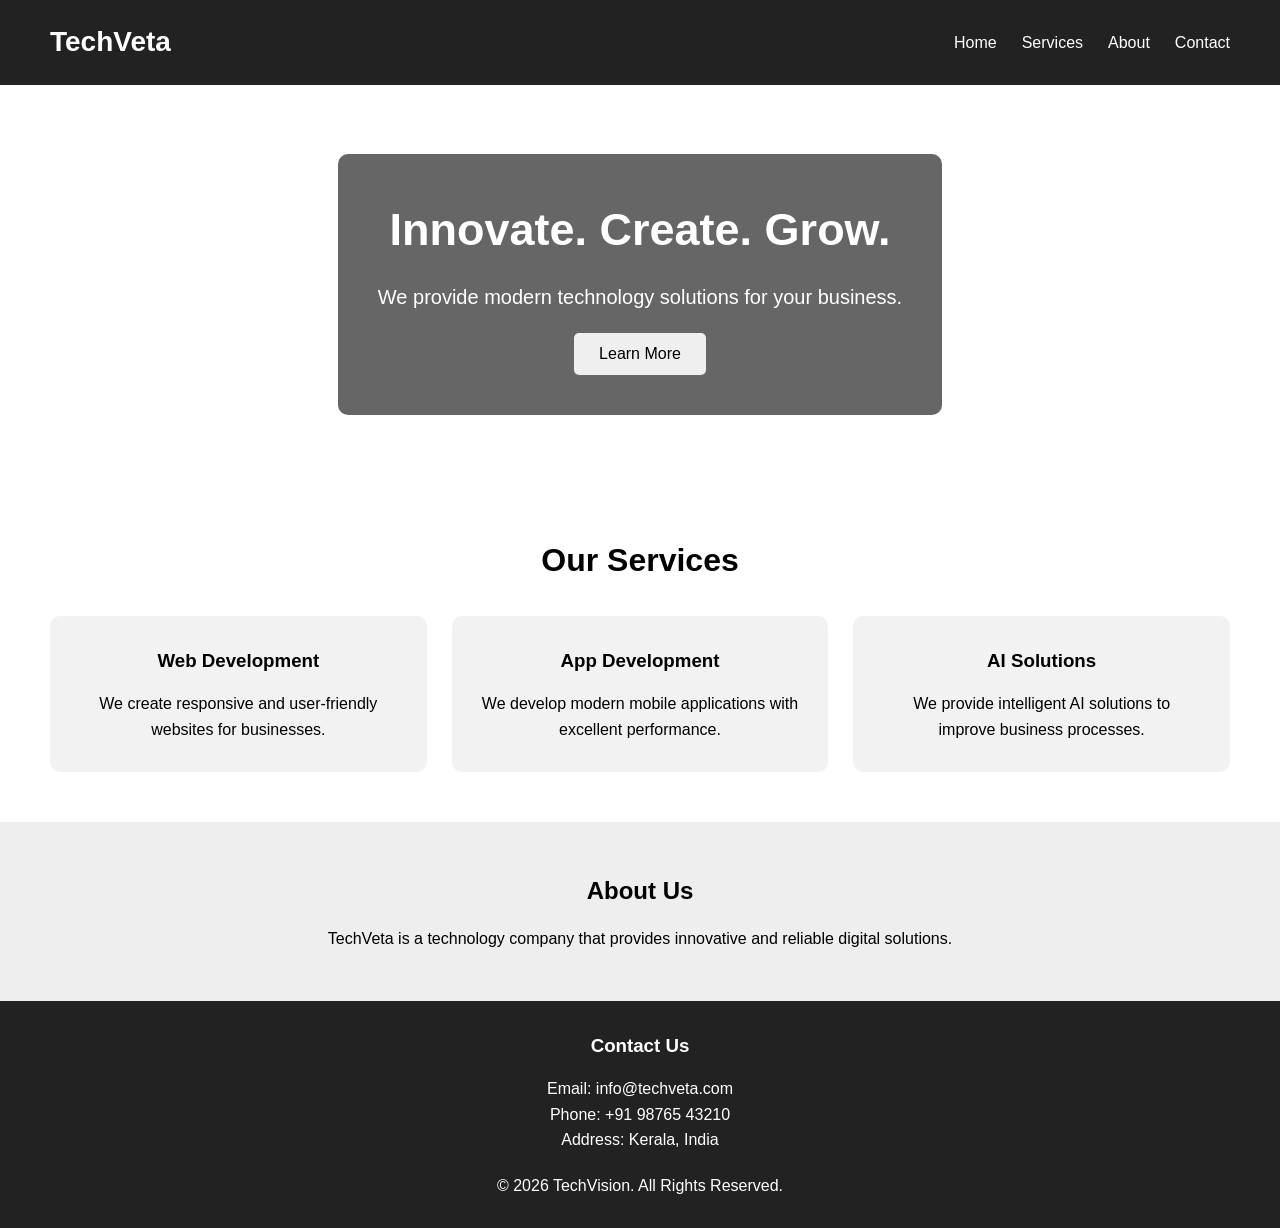
<file: Lab 1/index.html>
<!DOCTYPE html>
<html lang="en">
<head>
    <meta charset="UTF-8">
    <meta name="viewport" content="width=device-width, initial-scale=1.0">
    <title>Company Homepage</title>

    <!-- Link CSS file -->
    <link rel="stylesheet" href="style.css">
</head>

<body>

    <!-- Header Section -->
    <header>
        <div class="logo">TechVeta</div>

        <nav>
            <a href="#home">Home</a>
            <a href="#services">Services</a>
            <a href="#about">About</a>
            <a href="#contact">Contact</a>
        </nav>
    </header>


    <!-- Hero Section -->
    <section class="hero" id="home">
        <div class="hero-content">
            <h1>Innovate. Create. Grow.</h1>
            <p>We provide modern technology solutions for your business.</p>
            <button>Learn More</button>
        </div>
    </section>


    <!-- Services Section -->
    <section class="services" id="services">
        <h2>Our Services</h2>

        <div class="service-container">

            <div class="service-box">
                <h3>Web Development</h3>
                <p>
                    We create responsive and user-friendly websites
                    for businesses.
                </p>
            </div>

            <div class="service-box">
                <h3>App Development</h3>
                <p>
                    We develop modern mobile applications with
                    excellent performance.
                </p>
            </div>

            <div class="service-box">
                <h3>AI Solutions</h3>
                <p>
                    We provide intelligent AI solutions to improve
                    business processes.
                </p>
            </div>

        </div>
    </section>


    <!-- About Section -->
    <section class="about" id="about">
        <h2>About Us</h2>
        <p>
            TechVeta is a technology company that provides
            innovative and reliable digital solutions.
        </p>
    </section>


    <!-- Footer Section -->
    <footer id="contact">
        <h3>Contact Us</h3>
        <p>Email: info@techveta.com</p>
        <p>Phone: +91 98765 43210</p>
        <p>Address: Kerala, India</p>

        <p class="copyright">
            © 2026 TechVision. All Rights Reserved.
        </p>
    </footer>

</body>
</html>
</file>
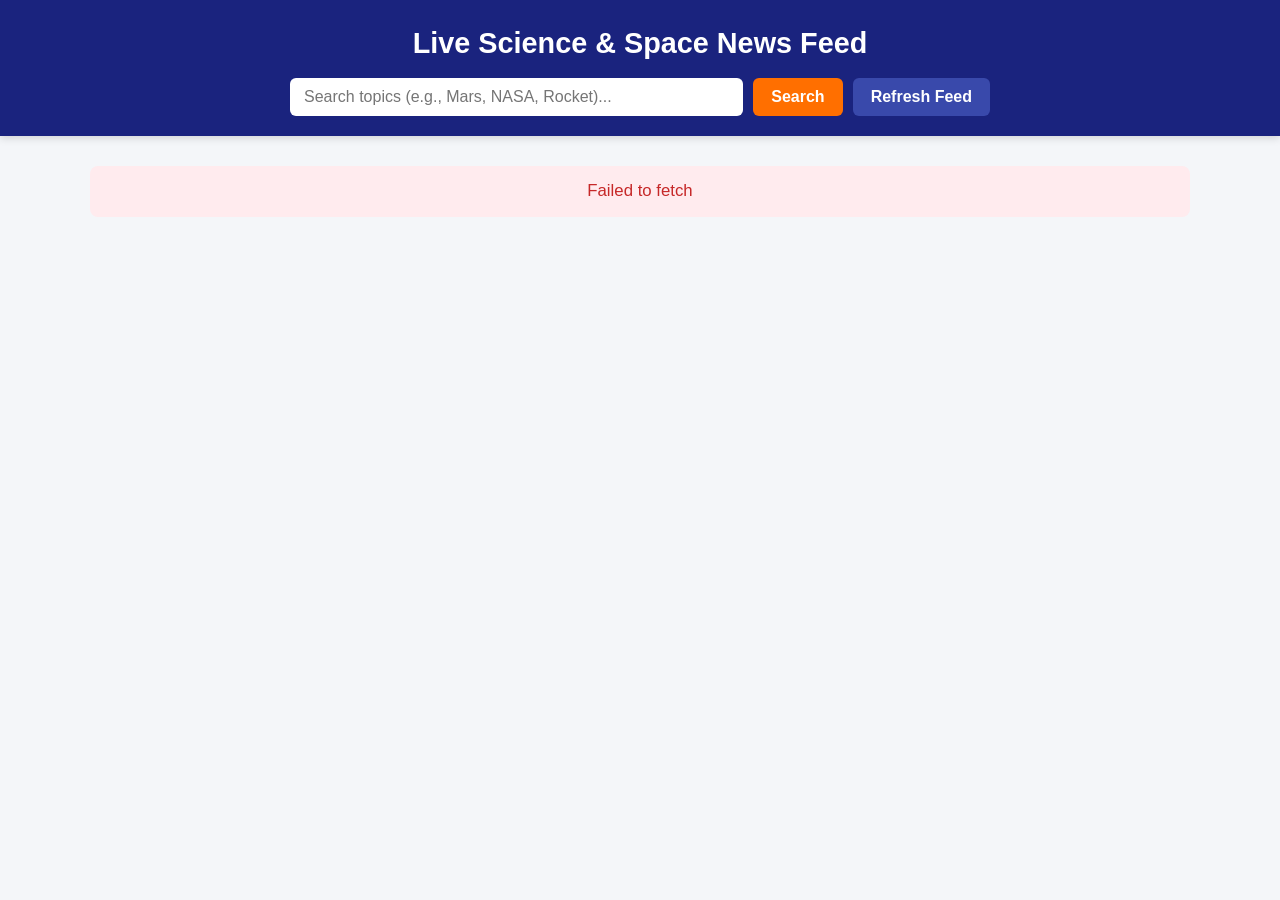
<file: Lab 10/index.html>
<!DOCTYPE html>
<html lang="en">
<head>
  <meta charset="UTF-8" />
  <meta name="viewport" content="width=device-width, initial-scale=1.0" />
  <title>Dynamic News Feed</title>
  <style>
    * {
      box-sizing: border-box;
      margin: 0;
      padding: 0;
      font-family: 'Segoe UI', Tahoma, Geneva, Verdana, sans-serif;
    }

    body {
      background-color: #f4f6f9;
      color: #222;
      line-height: 1.6;
    }

    header {
      background: #1a237e;
      color: #ffffff;
      padding: 20px;
      text-align: center;
      box-shadow: 0 2px 8px rgba(0, 0, 0, 0.15);
    }

    header h1 {
      font-size: 1.8rem;
      margin-bottom: 12px;
    }

    .controls {
      max-width: 700px;
      margin: 0 auto;
      display: flex;
      gap: 10px;
      flex-wrap: wrap;
      justify-content: center;
    }

    .controls input {
      flex: 1;
      min-width: 220px;
      padding: 10px 14px;
      border: none;
      border-radius: 6px;
      font-size: 1rem;
      outline: none;
    }

    .controls button {
      padding: 10px 18px;
      background: #ff6f00;
      color: #fff;
      border: none;
      border-radius: 6px;
      font-size: 1rem;
      font-weight: 600;
      cursor: pointer;
      transition: background 0.2s;
    }

    .controls button:hover {
      background: #e65100;
    }

    .controls button.secondary {
      background: #3949ab;
    }

    .controls button.secondary:hover {
      background: #283593;
    }

    main {
      max-width: 1140px;
      margin: 30px auto;
      padding: 0 20px;
    }

    .status {
      text-align: center;
      font-size: 1.05rem;
      margin: 20px 0;
      color: #555;
    }

    .status.error {
      color: #c62828;
      background: #ffebee;
      padding: 12px;
      border-radius: 8px;
      font-weight: 500;
    }

    /* Responsive Grid for News Cards */
    .news-grid {
      display: grid;
      grid-template-columns: repeat(auto-fill, minmax(320px, 1fr));
      gap: 24px;
    }

    .news-card {
      background: #ffffff;
      border-radius: 12px;
      overflow: hidden;
      box-shadow: 0 4px 12px rgba(0, 0, 0, 0.08);
      display: flex;
      flex-direction: column;
      transition: transform 0.2s ease, box-shadow 0.2s ease;
    }

    .news-card:hover {
      transform: translateY(-4px);
      box-shadow: 0 8px 20px rgba(0, 0, 0, 0.14);
    }

    .news-card img {
      width: 100%;
      height: 190px;
      object-fit: cover;
      background: #dce1e7;
    }

    .card-body {
      padding: 18px;
      display: flex;
      flex-direction: column;
      flex: 1;
    }

    .meta {
      display: flex;
      justify-content: space-between;
      align-items: center;
      font-size: 0.8rem;
      color: #666;
      margin-bottom: 10px;
    }

    .source-badge {
      background: #e8eaf6;
      color: #1a237e;
      padding: 3px 8px;
      border-radius: 4px;
      font-weight: 600;
    }

    .card-title {
      font-size: 1.15rem;
      font-weight: 700;
      color: #111;
      margin-bottom: 10px;
    }

    .card-title a {
      text-decoration: none;
      color: inherit;
    }

    .card-title a:hover {
      color: #1a237e;
    }

   .card-desc {
      font-size: 0.92rem;
      color: #444;
      margin-bottom: 16px;
      flex: 1;
      display: -webkit-box;
      -webkit-box-orient: vertical;
      -webkit-line-clamp: 3;
      line-clamp: 3;
      overflow: hidden;
    }

    .read-more {
      align-self: flex-start;
      text-decoration: none;
      color: #1a237e;
      font-weight: 600;
      font-size: 0.9rem;
    }

    .read-more:hover {
      text-decoration: underline;
    }

    .load-more-container {
      text-align: center;
      margin-top: 30px;
    }

    #loadMoreBtn {
      display: none;
      padding: 12px 28px;
      background: #1a237e;
      color: #fff;
      border: none;
      border-radius: 8px;
      font-size: 1rem;
      font-weight: 600;
      cursor: pointer;
    }

    #loadMoreBtn:hover {
      background: #283593;
    }
  </style>
</head>
<body>

  <header>
    <h1>Live Science & Space News Feed</h1>
    <form class="controls" id="searchForm">
      <input
        type="text"
        id="searchInput"
        placeholder="Search topics (e.g., Mars, NASA, Rocket)..."
        autocomplete="off"
      />
      <button type="submit">Search</button>
      <button type="button" class="secondary" id="refreshBtn">Refresh Feed</button>
    </form>
  </header>

  <main>
    <div id="statusMessage" class="status">Loading latest news...</div>
    <section class="news-grid" id="newsGrid"></section>

    <div class="load-more-container">
      <button id="loadMoreBtn">Load More Articles</button>
    </div>
  </main>

  <script>
    const API_BASE_URL = "https://api.spaceflightnewsapi.net/v4/articles/";
    const LIMIT = 6;

    const newsGrid = document.getElementById("newsGrid");
    const statusMessage = document.getElementById("statusMessage");
    const searchForm = document.getElementById("searchForm");
    const searchInput = document.getElementById("searchInput");
    const refreshBtn = document.getElementById("refreshBtn");
    const loadMoreBtn = document.getElementById("loadMoreBtn");

    let currentOffset = 0;
    let currentQuery = "";

    // Format ISO timestamp into a clean, readable date
    function formatDate(isoString) {
      if (!isoString) return "Unknown Date";
      const date = new Date(isoString);
      return date.toLocaleDateString("en-IN", {
        year: "numeric",
        month: "short",
        day: "numeric"
      });
    }

    // Create and append a single article card to the DOM
    function createArticleCard(article) {
      const card = document.createElement("article");
      card.className = "news-card";

      const fallbackImage = "https://via.placeholder.com/400x200?text=No+Image+Available";
      const imageUrl = article.image_url || fallbackImage;
      const title = article.title || "Untitled Article";
      const description = article.summary || "No description provided.";
      const source = article.news_site || "Unknown Source";
      const pubDate = formatDate(article.published_at);
      const articleUrl = article.url || "#";

      card.innerHTML = `
        <img src="${imageUrl}" alt="${title}" onerror="this.src='${fallbackImage}'" />
        <div class="card-body">
          <div class="meta">
            <span class="source-badge">${source}</span>
            <span>${pubDate}</span>
          </div>
          <h2 class="card-title">
            <a href="${articleUrl}" target="_blank" rel="noopener noreferrer">${title}</a>
          </h2>
          <p class="card-desc">${description}</p>
          <a href="${articleUrl}" target="_blank" rel="noopener noreferrer" class="read-more">
            Read Full Article &rarr;
          </a>
        </div>
      `;

      return card;
    }

    // Fetch news dynamically without reloading the page
    async function fetchNews(reset = false) {
      if (reset) {
        currentOffset = 0;
        newsGrid.innerHTML = "";
        loadMoreBtn.style.display = "none";
      }

      statusMessage.className = "status";
      statusMessage.textContent = "Fetching news articles...";

      try {
        const url = new URL(API_BASE_URL);
        url.searchParams.append("limit", LIMIT);
        url.searchParams.append("offset", currentOffset);

        if (currentQuery) {
          url.searchParams.append("search", currentQuery);
        }

        const response = await fetch(url.toString());

        if (!response.ok) {
          throw new Error(`HTTP Error: ${response.status} - Unable to fetch news.`);
        }

        const data = await response.json();
        const articles = data.results;

        if (!articles || articles.length === 0) {
          if (reset) {
            statusMessage.textContent = `No articles found for "${currentQuery}".`;
          } else {
            statusMessage.textContent = "No more articles to load.";
            loadMoreBtn.style.display = "none";
          }
          return;
        }

        // Render each article dynamically into the grid
        articles.forEach((article) => {
          const card = createArticleCard(article);
          newsGrid.appendChild(card);
        });

        statusMessage.textContent = "";
        currentOffset += LIMIT;

        // Show "Load More" button if more results exist on the server
        loadMoreBtn.style.display = data.next ? "inline-block" : "none";
      } catch (error) {
        statusMessage.className = "status error";
        statusMessage.textContent = error.message || "Failed to load news feed. Check your connection.";
      }
    }

    // Event: Search without page refresh
    searchForm.addEventListener("submit", (event) => {
      event.preventDefault();
      currentQuery = searchInput.value.trim();
      fetchNews(true);
    });

    // Event: Refresh / Reset feed without page refresh
    refreshBtn.addEventListener("click", () => {
      searchInput.value = "";
      currentQuery = "";
      fetchNews(true);
    });

    // Event: Load next batch of articles dynamically
    loadMoreBtn.addEventListener("click", () => {
      fetchNews(false);
    });

    // Initial load when page opens
    window.addEventListener("DOMContentLoaded", () => {
      fetchNews(true);
    });
  </script>
</body>
</html>
</file>
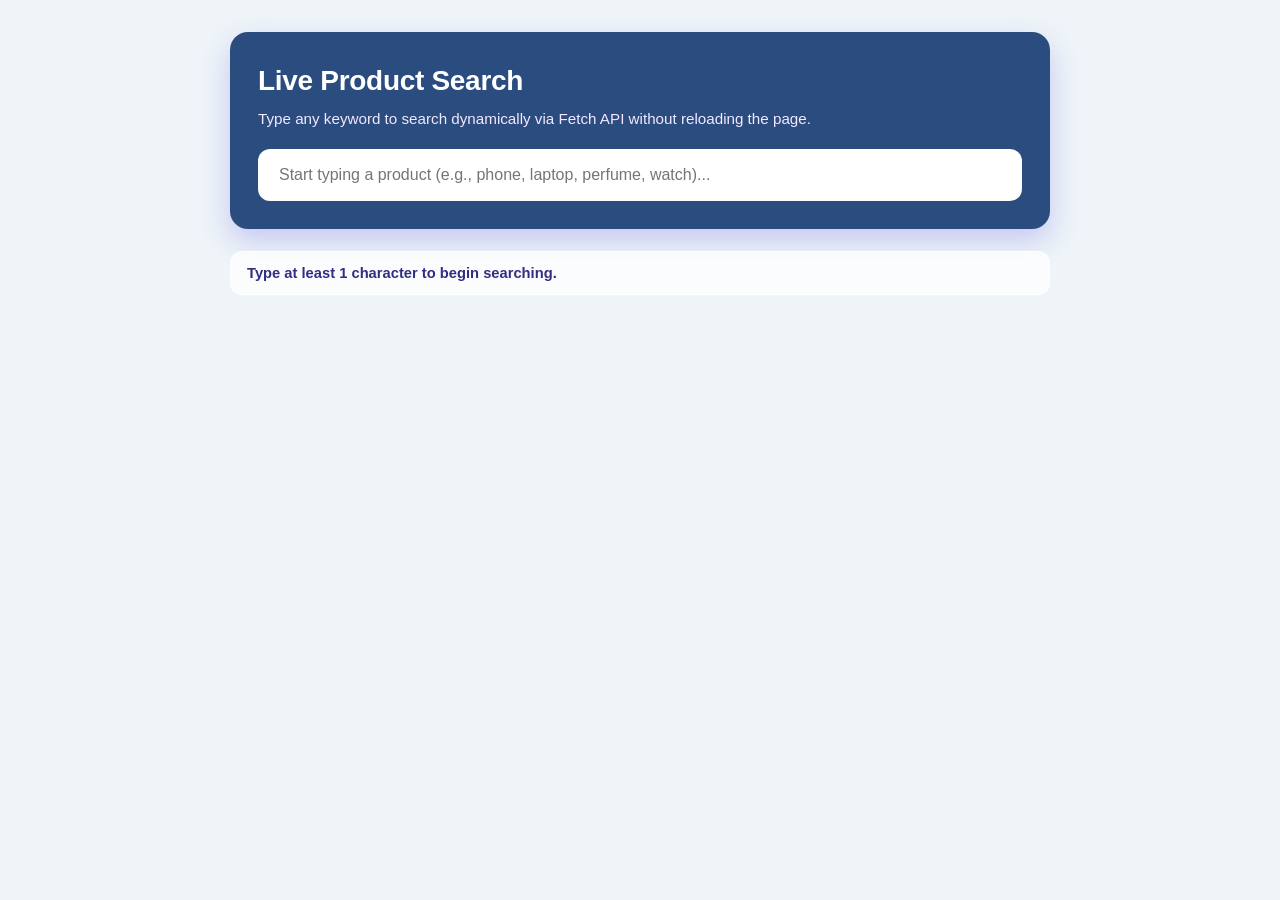
<file: Lab 11/index.html>
<!DOCTYPE html>
<html lang="en">
<head>
  <meta charset="UTF-8" />
  <meta name="viewport" content="width=device-width, initial-scale=1.0" />
  <title>Live Search Application</title>
  <style>
    * {
      box-sizing: border-box;
      margin: 0;
      padding: 0;
      font-family: 'Segoe UI', Tahoma, Geneva, Verdana, sans-serif;
    }
    body {
      min-height: 100vh;
      background: #eef4f8; /* Change from linear-gradient(...) */
      color: #1e293b;
      line-height: 1.5;
      padding: 32px 16px;
    }

    .container {
      max-width: 820px;
      margin: 0 auto;
    }

    .search-header {
      background: #2b4c7e; /* Change from linear-gradient(...) */
      color: #ffffff;
      padding: 28px;
      border-radius: 18px;
      box-shadow: 0 12px 28px rgba(79, 70, 229, 0.25);
      margin-bottom: 22px;
    }

    .search-header h1 {
      font-size: 1.75rem;
      margin-bottom: 6px;
      letter-spacing: -0.3px;
    }

    .search-header p {
      font-size: 0.95rem;
      color: #f3e8ff;
      margin-bottom: 18px;
    }

    .search-wrapper {
      position: relative;
      display: flex;
      align-items: center;
    }

    #searchInput {
      width: 100%;
      padding: 14px 86px 14px 18px;
      font-size: 1rem;
      color: #0f172a;
      background: #ffffff;
      border: 3px solid rgba(255, 255, 255, 0.6);
      border-radius: 12px;
      outline: none;
      transition: transform 0.15s ease, box-shadow 0.2s ease, border-color 0.2s ease;
    }

    #searchInput:focus {
      border-color: #fde047;
      box-shadow: 0 0 0 4px rgba(253, 224, 71, 0.35);
    }

    #clearBtn {
      position: absolute;
      right: 10px;
      background: #d9534f; /* Change from linear-gradient(...) */
      color: #ffffff;
      border: none;
      padding: 7px 14px;
      border-radius: 8px;
      font-size: 0.85rem;
      font-weight: 700;
      cursor: pointer;
      display: none;
      transition: transform 0.15s ease, opacity 0.2s ease;
    }

    #clearBtn:hover {
      transform: scale(1.04);
    }

    .meta-bar {
      display: flex;
      justify-content: space-between;
      align-items: center;
      flex-wrap: wrap;
      gap: 10px;
      font-size: 0.92rem;
      font-weight: 600;
      color: #312e81;
      margin-bottom: 16px;
      padding: 10px 16px;
      background: rgba(255, 255, 255, 0.75);
      backdrop-filter: blur(6px);
      border-radius: 12px;
      border: 1px solid rgba(255, 255, 255, 0.9);
    }

    #resultCount {
      background: #2f6f9f; /* Change from linear-gradient(...) */
      color: #ffffff;
      padding: 3px 12px;
      border-radius: 999px;
      font-size: 0.82rem;
      font-weight: 700;
    }

    #resultCount:empty {
      display: none;
    }

    .status-error {
      color: #991b1b;
      background: #fee2e2;
      border: 1px solid #fca5a5;
      padding: 12px 16px;
      border-radius: 10px;
      font-weight: 600;
      width: 100%;
    }

    .results-list {
      display: flex;
      flex-direction: column;
      gap: 14px;
    }

    .result-item {
      background: #ffffff;
      padding: 18px 22px;
      border-radius: 14px;
      box-shadow: 0 6px 16px rgba(30, 41, 59, 0.08);
      border-left: 6px solid #6366f1;
      transition: transform 0.18s ease, box-shadow 0.18s ease;
    }

    .result-item:nth-child(4n+1) {
      border-left-color: #6366f1;
      background: linear-gradient(to right, #eef2ff 0%, #ffffff 18%);
    }

    .result-item:nth-child(4n+2) {
      border-left-color: #ec4899;
      background: linear-gradient(to right, #fdf2f8 0%, #ffffff 18%);
    }

    .result-item:nth-child(4n+3) {
      border-left-color: #10b981;
      background: linear-gradient(to right, #ecfdf5 0%, #ffffff 18%);
    }

    .result-item:nth-child(4n+4) {
      border-left-color: #f59e0b;
      background: linear-gradient(to right, #fffbeb 0%, #ffffff 18%);
    }

    .result-item:hover {
      transform: translateY(-2px) translateX(3px);
      box-shadow: 0 10px 22px rgba(30, 41, 59, 0.12);
    }

    .result-title {
      font-size: 1.12rem;
      font-weight: 700;
      color: #0f172a;
      margin-bottom: 10px;
    }

    .result-badges {
      display: flex;
      flex-wrap: wrap;
      gap: 8px;
      align-items: center;
      font-size: 0.85rem;
      font-weight: 600;
    }

    .badge {
      padding: 4px 10px;
      border-radius: 999px;
    }

    .badge-brand {
      background: #e0e7ff;
      color: #3730a3;
    }

    .badge-category {
      background: #fae8ff;
      color: #86198f;
    }

    .badge-price {
      background: #d1fae5;
      color: #065f46;
    }

    mark {
      background: #fff3a1; /* Change from linear-gradient(...) */
      color: #0f172a;
      padding: 1px 4px;
      border-radius: 4px;
      font-weight: 700;
    }

    .empty-state {
      background: #ffffff;
      text-align: center;
      padding: 36px 20px;
      border-radius: 14px;
      color: #475569;
      border: 2px dashed #c084fc;
      box-shadow: 0 6px 16px rgba(30, 41, 59, 0.06);
    }
  </style>
</head>
<body>
  <div class="container">
    <div class="search-header">
      <h1>Live Product Search</h1>
      <p>Type any keyword to search dynamically via Fetch API without reloading the page.</p>

      <div class="search-wrapper">
        <input
          type="text"
          id="searchInput"
          placeholder="Start typing a product (e.g., phone, laptop, perfume, watch)..."
          autocomplete="off"
        />
        <button type="button" id="clearBtn">Clear</button>
      </div>
    </div>

    <div class="meta-bar">
      <span id="statusText">Type at least 1 character to begin searching.</span>
      <span id="resultCount"></span>
    </div>

    <div id="resultsContainer" class="results-list"></div>
  </div>

  <script>
    const API_URL = "https://dummyjson.com/products/search";
    const DEBOUNCE_DELAY = 300;

    const searchInput = document.getElementById("searchInput");
    const clearBtn = document.getElementById("clearBtn");
    const statusText = document.getElementById("statusText");
    const resultCount = document.getElementById("resultCount");
    const resultsContainer = document.getElementById("resultsContainer");

    let debounceTimer = null;
    let requestSequence = 0;

    function escapeRegex(str) {
      return str.replace(/[.*+?^${}()|[\]\\]/g, "\\$&");
    }

    function escapeHtml(str) {
      const div = document.createElement("div");
      div.textContent = str;
      return div.innerHTML;
    }

    function highlightMatch(text, query) {
      const safeText = escapeHtml(text || "");
      if (!query) return safeText;

      const pattern = new RegExp(`(${escapeRegex(query)})`, "gi");
      return safeText.replace(pattern, "<mark>$1</mark>");
    }

    function resetResults(message) {
      resultsContainer.innerHTML = "";
      resultCount.textContent = "";
      statusText.className = "";
      statusText.textContent = message;
    }

    function renderResults(products, query) {
      resultsContainer.innerHTML = "";

      if (!products || products.length === 0) {
        resultCount.textContent = "0 matches";
        statusText.textContent = "";
        resultsContainer.innerHTML = `
          <div class="empty-state">
            No matching results found for "<strong>${escapeHtml(query)}</strong>". Try another keyword.
          </div>
        `;
        return;
      }

      statusText.textContent = `Showing instant results for "${query}"`;
      resultCount.textContent = `${products.length} matches`;

      const fragment = document.createDocumentFragment();

      products.forEach((product) => {
        const title = product.title || "Untitled";
        const brand = product.brand || "Generic";
        const category = product.category || "General";
        const price = product.price !== undefined ? `$${product.price}` : "N/A";

        const item = document.createElement("div");
        item.className = "result-item";
        item.innerHTML = `
          <div class="result-title">${highlightMatch(title, query)}</div>
          <div class="result-badges">
            <span class="badge badge-brand">Brand: ${highlightMatch(brand, query)}</span>
            <span class="badge badge-category">Category: ${highlightMatch(category, query)}</span>
            <span class="badge badge-price">Price: ${escapeHtml(price)}</span>
          </div>
        `;
        fragment.appendChild(item);
      });

      resultsContainer.appendChild(fragment);
    }

    async function performLiveSearch(query) {
      const currentSeq = ++requestSequence;
      statusText.className = "";
      statusText.textContent = "Searching...";

      try {
        const endpoint = `${API_URL}?q=${encodeURIComponent(query)}`;
        const response = await fetch(endpoint);

        if (currentSeq !== requestSequence) return;

        if (!response.ok) {
          throw new Error(`HTTP ${response.status} error from server`);
        }

        const data = await response.json();
        renderResults(data.products, query);
      } catch (error) {
        if (currentSeq !== requestSequence) return;
        resultsContainer.innerHTML = "";
        resultCount.textContent = "";
        statusText.className = "status-error";
        statusText.textContent = `Search error: ${error.message || "Unable to reach API"}`;
      }
    }

    searchInput.addEventListener("input", (event) => {
      const query = event.target.value.trim();
      clearBtn.style.display = query.length > 0 ? "block" : "none";

      clearTimeout(debounceTimer);

      if (!query) {
        requestSequence++;
        resetResults("Type at least 1 character to begin searching.");
        return;
      }

      debounceTimer = setTimeout(() => {
        performLiveSearch(query);
      }, DEBOUNCE_DELAY);
    });

    clearBtn.addEventListener("click", () => {
      requestSequence++;
      searchInput.value = "";
      clearBtn.style.display = "none";
      clearTimeout(debounceTimer);
      resetResults("Type at least 1 character to begin searching.");
      searchInput.focus();
    });
  </script>
</body>
</html>
</file>
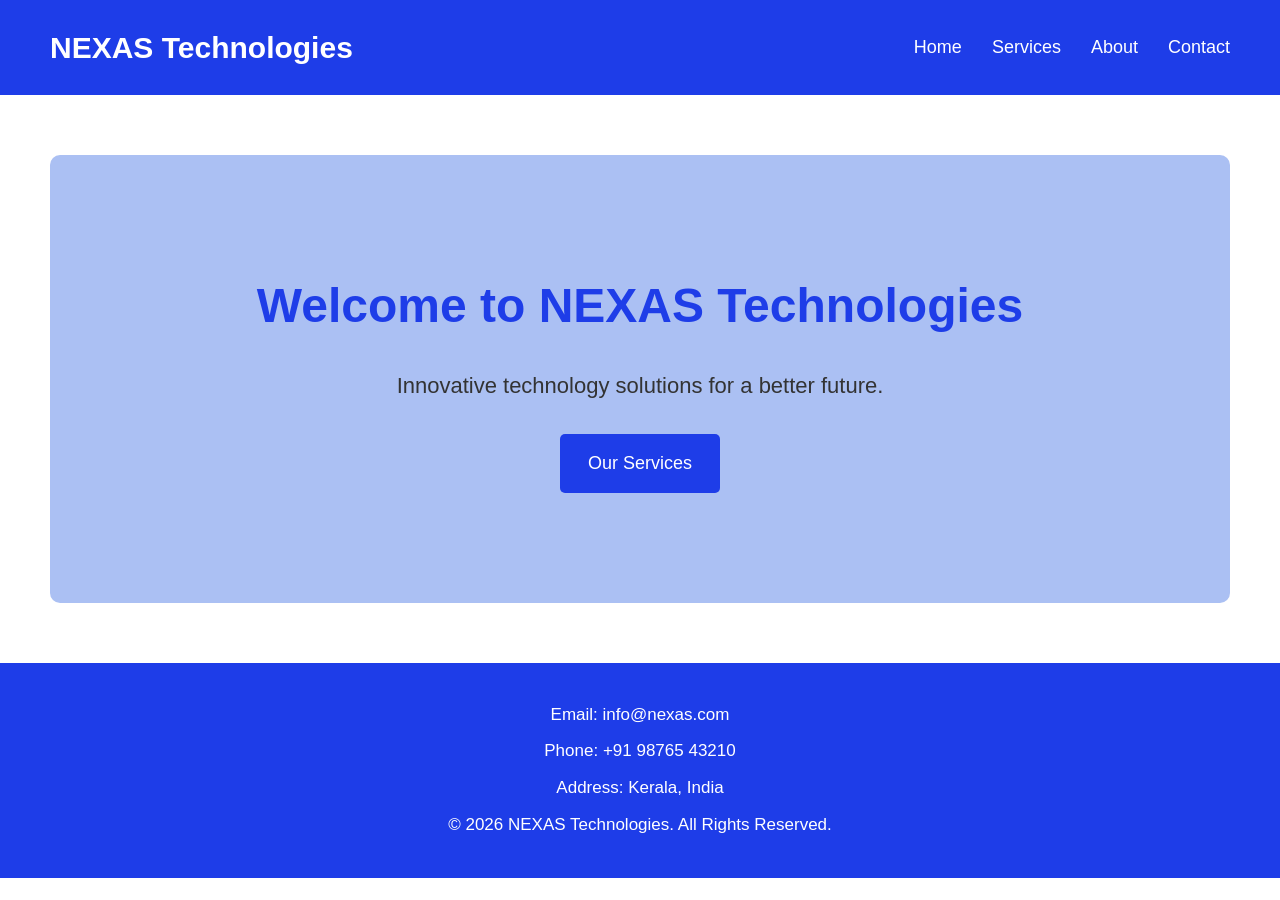
<file: Lab 2/index.html>
<!DOCTYPE html>
<html lang="en">

<head>
    <meta charset="UTF-8">
    <meta name="viewport" content="width=device-width, initial-scale=1.0">

    <title>NEXAS Technologies - Home</title>

    <!-- Link CSS file -->
    <link rel="stylesheet" href="style.css">
</head>

<body>

    <!-- Header -->
    <header>

        <div class="logo">NEXAS Technologies</div>

        <!-- Navigation Menu -->
        <nav>
            <a href="index.html">Home</a>
            <a href="services.html">Services</a>
            <a href="about.html">About</a>
            <a href="contact.html">Contact</a>
        </nav>

    </header>


    <!-- Main Content -->
    <main>

        <section class="hero">

            <h1>Welcome to NEXAS Technologies</h1>

            <p>
                Innovative technology solutions for a better future.
            </p>

            <a href="services.html" class="button">
                Our Services
            </a>

        </section>

    </main>


    <!-- Footer -->
    <footer>

        <p>Email: info@nexas.com</p>
        <p>Phone: +91 98765 43210</p>
        <p>Address: Kerala, India</p>
        <p>© 2026 NEXAS Technologies. All Rights Reserved.</p>

    </footer>

</body>
</html>
</file>
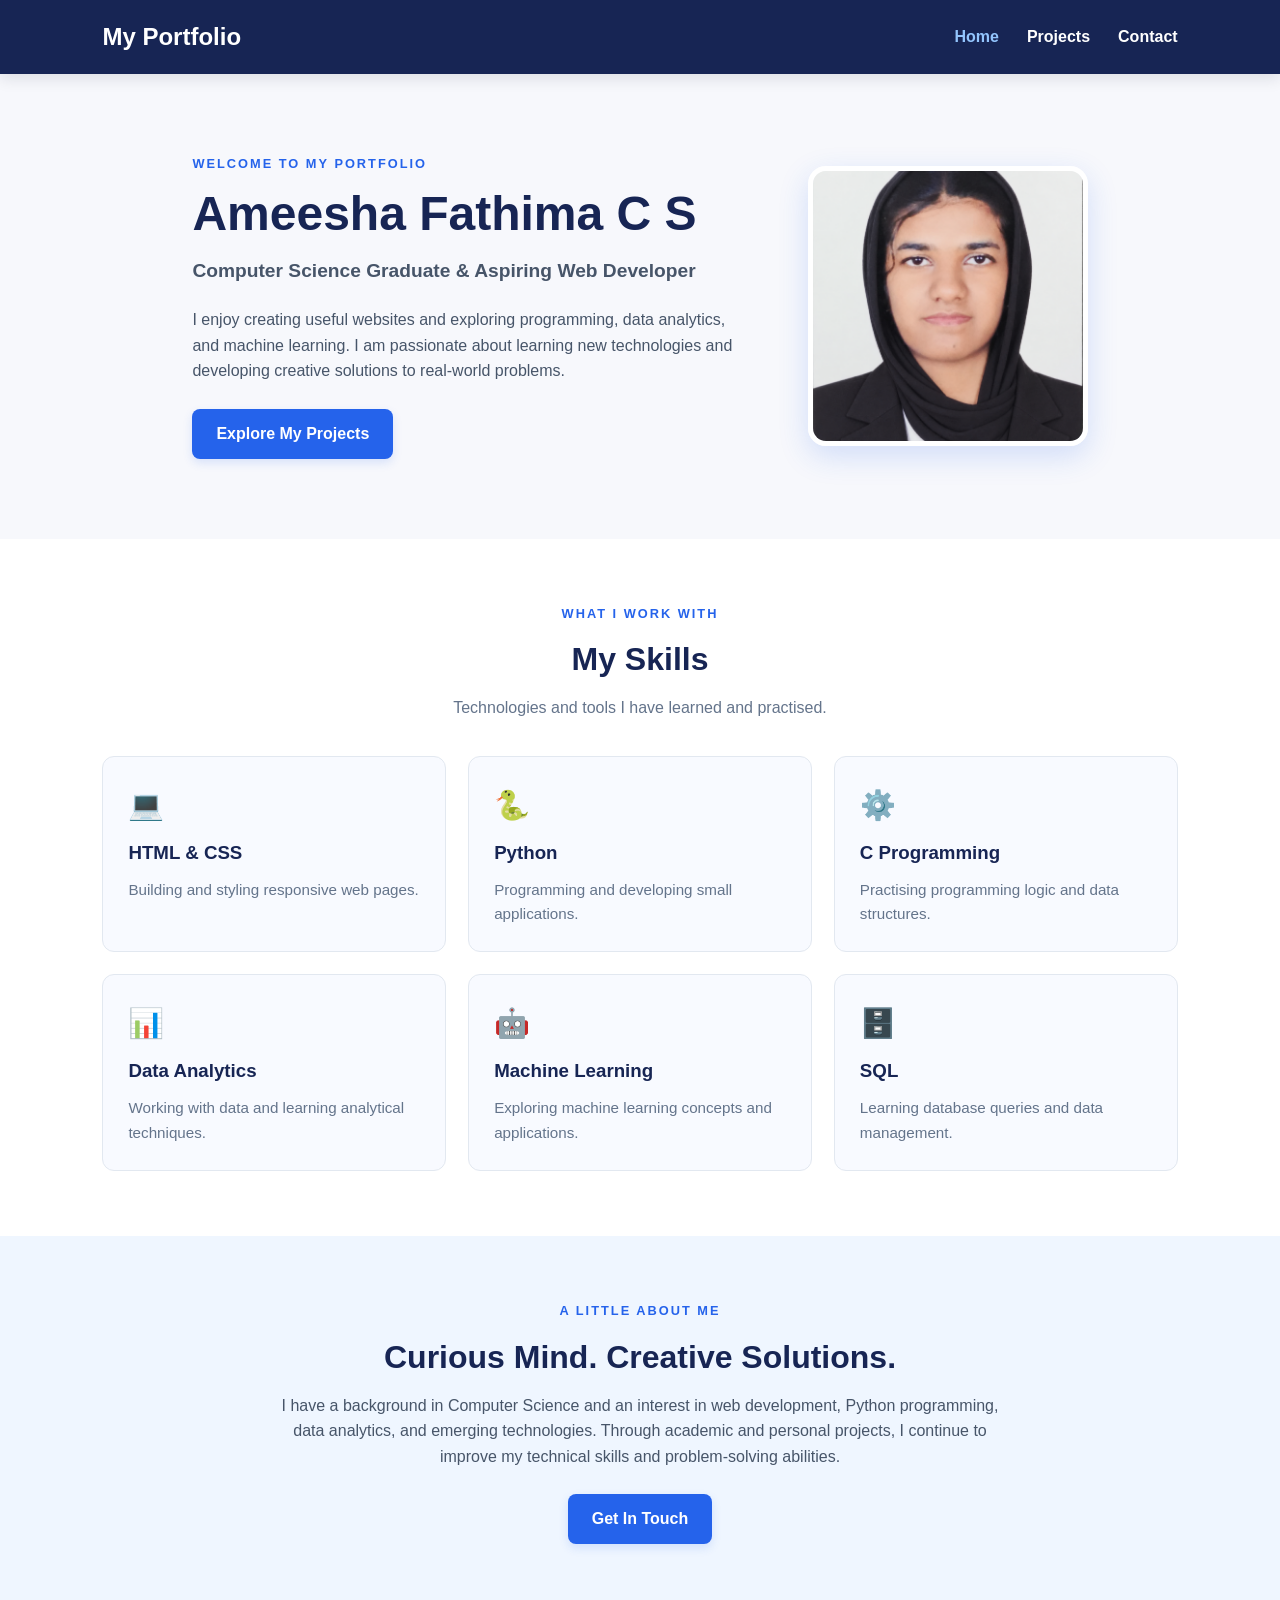
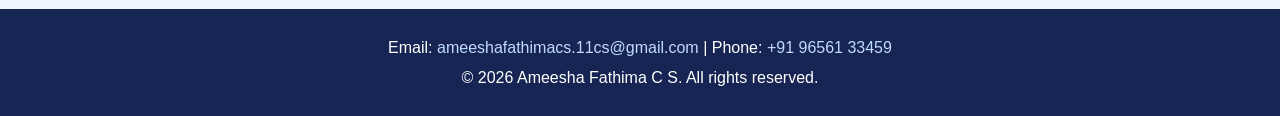
<file: Lab 4/index.html>
<!DOCTYPE html>
<html lang="en">
<head>
    <meta charset="UTF-8">
    <meta name="viewport" content="width=device-width, initial-scale=1.0">
    <title>Portfolio | Home</title>
    <link rel="stylesheet" href="style.css">
</head>
<body>

<header>
    <div class="logo">My Portfolio</div>
    <nav>
        <ul>
            <li><a class="active" href="index.html">Home</a></li>
            <li><a href="projects.html">Projects</a></li>
            <li><a href="contact.html">Contact</a></li>
        </ul>
    </nav>
</header>

<main>
    <!-- Profile Section -->
    <section class="hero">
        <div class="hero-text">
            <p class="welcome">WELCOME TO MY PORTFOLIO</p>
            <h1>Ameesha Fathima C S</h1>
            <p class="tagline">
                Computer Science Graduate &amp; Aspiring Web Developer
            </p>
            <p>
                I enjoy creating useful websites and exploring programming,
                data analytics, and machine learning. I am passionate about
                learning new technologies and developing creative solutions
                to real-world problems.
            </p>
            <a href="projects.html" class="btn">Explore My Projects</a>
        </div>

        <img src="ameesha.png"
             alt="Ameesha Fathima"
             class="profile-photo">
    </section>

    <!-- Skills Section -->
    <section class="skills-section">
        <div class="section-heading">
            <p class="section-label">WHAT I WORK WITH</p>
            <h2>My Skills</h2>
            <p>Technologies and tools I have learned and practised.</p>
        </div>

        <div class="skills-grid">
            <div class="skill-card">
                <span class="skill-icon">💻</span>
                <h3>HTML &amp; CSS</h3>
                <p>Building and styling responsive web pages.</p>
            </div>

            <div class="skill-card">
                <span class="skill-icon">🐍</span>
                <h3>Python</h3>
                <p>Programming and developing small applications.</p>
            </div>

            <div class="skill-card">
                <span class="skill-icon">⚙️</span>
                <h3>C Programming</h3>
                <p>Practising programming logic and data structures.</p>
            </div>

            <div class="skill-card">
                <span class="skill-icon">📊</span>
                <h3>Data Analytics</h3>
                <p>Working with data and learning analytical techniques.</p>
            </div>

            <div class="skill-card">
                <span class="skill-icon">🤖</span>
                <h3>Machine Learning</h3>
                <p>Exploring machine learning concepts and applications.</p>
            </div>

            <div class="skill-card">
                <span class="skill-icon">🗄️</span>
                <h3>SQL</h3>
                <p>Learning database queries and data management.</p>
            </div>
        </div>
    </section>

    <!-- About Section -->
    <section class="about-section">
        <div class="about-content">
            <p class="section-label">A LITTLE ABOUT ME</p>
            <h2>Curious Mind. Creative Solutions.</h2>
            <p>
                I have a background in Computer Science and an interest in
                web development, Python programming, data analytics, and
                emerging technologies. Through academic and personal
                projects, I continue to improve my technical skills and
                problem-solving abilities.
            </p>
            <a href="contact.html" class="btn">Get In Touch</a>
        </div>
    </section>
</main>

<footer>
    <p>
        Email:
        <a href="mailto:ameeshafathimacs.11cs@gmail.com">
            ameeshafathimacs.11cs@gmail.com
        </a>
        | Phone:
        <a href="tel:+919656133459">+91 96561 33459</a>
    </p>
    <p>&copy; 2026 Ameesha Fathima C S. All rights reserved.</p>
</footer>

</body>
</html>
</file>
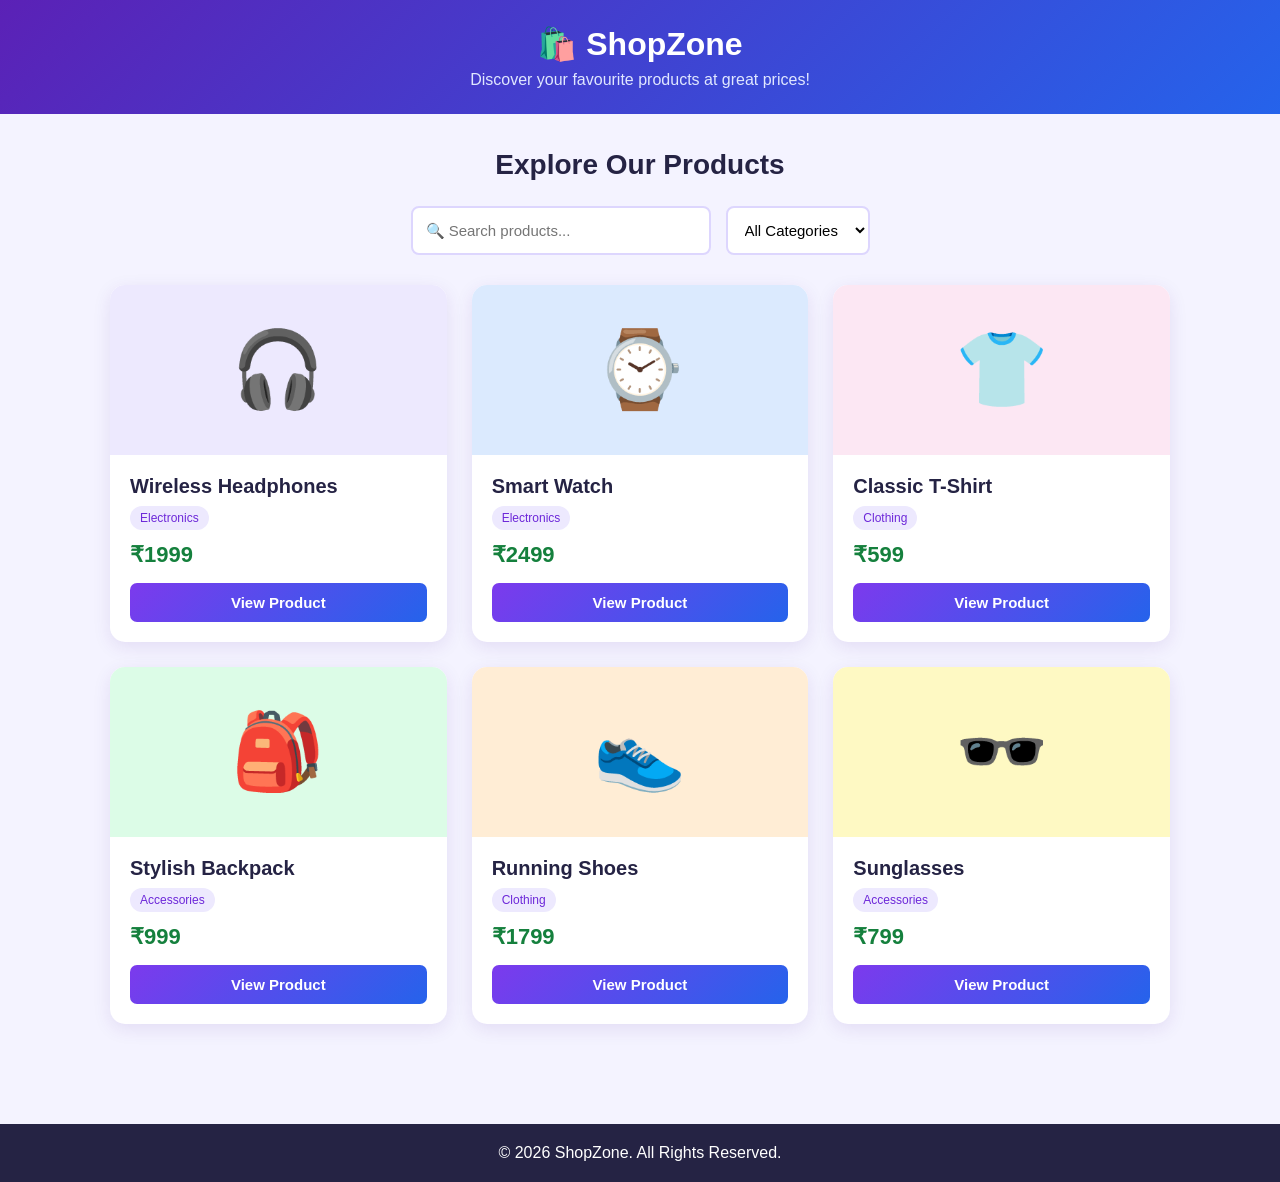
<file: Lab 6/index.html>
<!DOCTYPE html>
<html lang="en">
<head>
    <meta charset="UTF-8">
    <meta name="viewport" content="width=device-width, initial-scale=1.0">
    <title>ShopZone | Product Catalogue</title>

    <style>
        * {
            margin: 0;
            padding: 0;
            box-sizing: border-box;
        }

        body {
            font-family: Arial, sans-serif;
            background: #f4f3ff;
            color: #252344;
        }

        /* Header */
        header {
            background: linear-gradient(135deg, #5b21b6, #2563eb);
            color: white;
            padding: 25px 8%;
            text-align: center;
        }

        header h1 {
            font-size: 32px;
            margin-bottom: 8px;
        }

        header p {
            color: #e0e7ff;
        }

        /* Main section */
        .container {
            max-width: 1100px;
            margin: 35px auto;
            padding: 0 20px;
        }

        .container h2 {
            text-align: center;
            margin-bottom: 25px;
            font-size: 28px;
        }

        /* Search and filter */
        .controls {
            display: flex;
            justify-content: center;
            gap: 15px;
            margin-bottom: 30px;
        }

        input, select {
            padding: 13px;
            border: 2px solid #ddd6fe;
            border-radius: 8px;
            font-size: 15px;
            background: white;
            outline: none;
        }

        input {
            width: 300px;
        }

        input:focus, select:focus {
            border-color: #7c3aed;
        }

        /* Product grid */
        .product-grid {
            display: grid;
            grid-template-columns: repeat(3, minmax(0, 1fr));
            gap: 25px;
        }

        /* Product card */
        .product-card {
            background: white;
            border-radius: 15px;
            overflow: hidden;
            box-shadow: 0 5px 18px rgba(76, 29, 149, 0.10);
            transition: transform 0.3s, box-shadow 0.3s;
        }

        .product-card:hover {
            transform: translateY(-7px);
            box-shadow: 0 12px 25px rgba(76, 29, 149, 0.20);
        }

        .product-image {
            height: 170px;
            display: flex;
            justify-content: center;
            align-items: center;
            font-size: 75px;
        }

        .purple { background: #ede9fe; }
        .blue { background: #dbeafe; }
        .pink { background: #fce7f3; }
        .green { background: #dcfce7; }
        .orange { background: #ffedd5; }
        .yellow { background: #fef9c3; }

        .product-info {
            padding: 20px;
        }

        .product-info h3 {
            font-size: 20px;
            margin-bottom: 8px;
        }

        .category {
            display: inline-block;
            color: #6d28d9;
            background: #ede9fe;
            padding: 5px 10px;
            border-radius: 20px;
            font-size: 12px;
            margin-bottom: 12px;
        }

        .price {
            color: #15803d;
            font-size: 22px;
            font-weight: bold;
            margin-bottom: 15px;
        }

        .buy-btn {
            display: block;
            width: 100%;
            padding: 11px;
            border: none;
            border-radius: 7px;
            background: linear-gradient(135deg, #7c3aed, #2563eb);
            color: white;
            font-size: 15px;
            font-weight: bold;
            cursor: pointer;
        }

        .buy-btn:hover {
            opacity: 0.85;
        }

        #message {
            text-align: center;
            padding: 25px;
            color: #6d28d9;
            font-size: 18px;
        }

        /* Footer */
        footer {
            margin-top: 50px;
            background: #252344;
            color: white;
            text-align: center;
            padding: 20px;
        }

        /* Tablet */
        @media (max-width: 800px) {
            .product-grid {
                grid-template-columns: repeat(2, minmax(0, 1fr));
            }
        }

        /* Mobile */
        @media (max-width: 500px) {
            header h1 {
                font-size: 26px;
            }

            .controls {
                flex-direction: column;
            }

            input, select {
                width: 100%;
            }

            .product-grid {
                grid-template-columns: 1fr;
            }

            .container {
                margin-top: 25px;
                padding: 0 15px;
            }
        }
    </style>
</head>

<body>

    <header>
        <h1>🛍️ ShopZone</h1>
        <p>Discover your favourite products at great prices!</p>
    </header>

    <main class="container">

        <h2>Explore Our Products</h2>

        <!-- Search and Category Filter -->
        <div class="controls">
            <input
                type="text"
                id="search"
                placeholder="🔍 Search products..."
                aria-label="Search products">

            <select id="category" aria-label="Filter by category">
                <option value="All">All Categories</option>
                <option value="Electronics">Electronics</option>
                <option value="Clothing">Clothing</option>
                <option value="Accessories">Accessories</option>
            </select>
        </div>

        <!-- Products appear here -->
        <div class="product-grid" id="productGrid"></div>

        <p id="message" aria-live="polite"></p>

    </main>

    <footer>
        <p>&copy; 2026 ShopZone. All Rights Reserved.</p>
    </footer>

    <script>
        // Product data
        const products = [
            {
                name: "Wireless Headphones",
                price: 1999,
                category: "Electronics",
                icon: "🎧",
                color: "purple"
            },
            {
                name: "Smart Watch",
                price: 2499,
                category: "Electronics",
                icon: "⌚",
                color: "blue"
            },
            {
                name: "Classic T-Shirt",
                price: 599,
                category: "Clothing",
                icon: "👕",
                color: "pink"
            },
            {
                name: "Stylish Backpack",
                price: 999,
                category: "Accessories",
                icon: "🎒",
                color: "green"
            },
            {
                name: "Running Shoes",
                price: 1799,
                category: "Clothing",
                icon: "👟",
                color: "orange"
            },
            {
                name: "Sunglasses",
                price: 799,
                category: "Accessories",
                icon: "🕶️",
                color: "yellow"
            }
        ];

        const grid = document.getElementById("productGrid");
        const search = document.getElementById("search");
        const category = document.getElementById("category");
        const message = document.getElementById("message");

        // Display products
        function displayProducts(list) {
            grid.innerHTML = "";

            if (list.length === 0) {
                message.textContent = "No products found!";
                return;
            }

            message.textContent = "";

            list.forEach(function(product) {
                const card = document.createElement("div");
                card.className = "product-card";

                card.innerHTML = `
                    <div class="product-image ${product.color}">
                        ${product.icon}
                    </div>

                    <div class="product-info">
                        <h3>${product.name}</h3>

                        <span class="category">
                            ${product.category}
                        </span>

                        <p class="price">₹${product.price}</p>

                        <button class="buy-btn" type="button">
                            View Product
                        </button>
                    </div>
                `;

                grid.appendChild(card);
            });
        }

        // Search and filter
        function filterProducts() {
            const term = search.value.toLowerCase().trim();
            const selected = category.value;

            const result = products.filter(function(product) {
                const matchesName =
                    product.name.toLowerCase().includes(term);

                const matchesCategory =
                    selected === "All" ||
                    product.category === selected;

                return matchesName && matchesCategory;
            });

            displayProducts(result);
        }

        // Respond to user input
        search.addEventListener("input", filterProducts);
        category.addEventListener("change", filterProducts);

        // Show all products when the page loads
        displayProducts(products);
    </script>

</body>
</html>
</file>
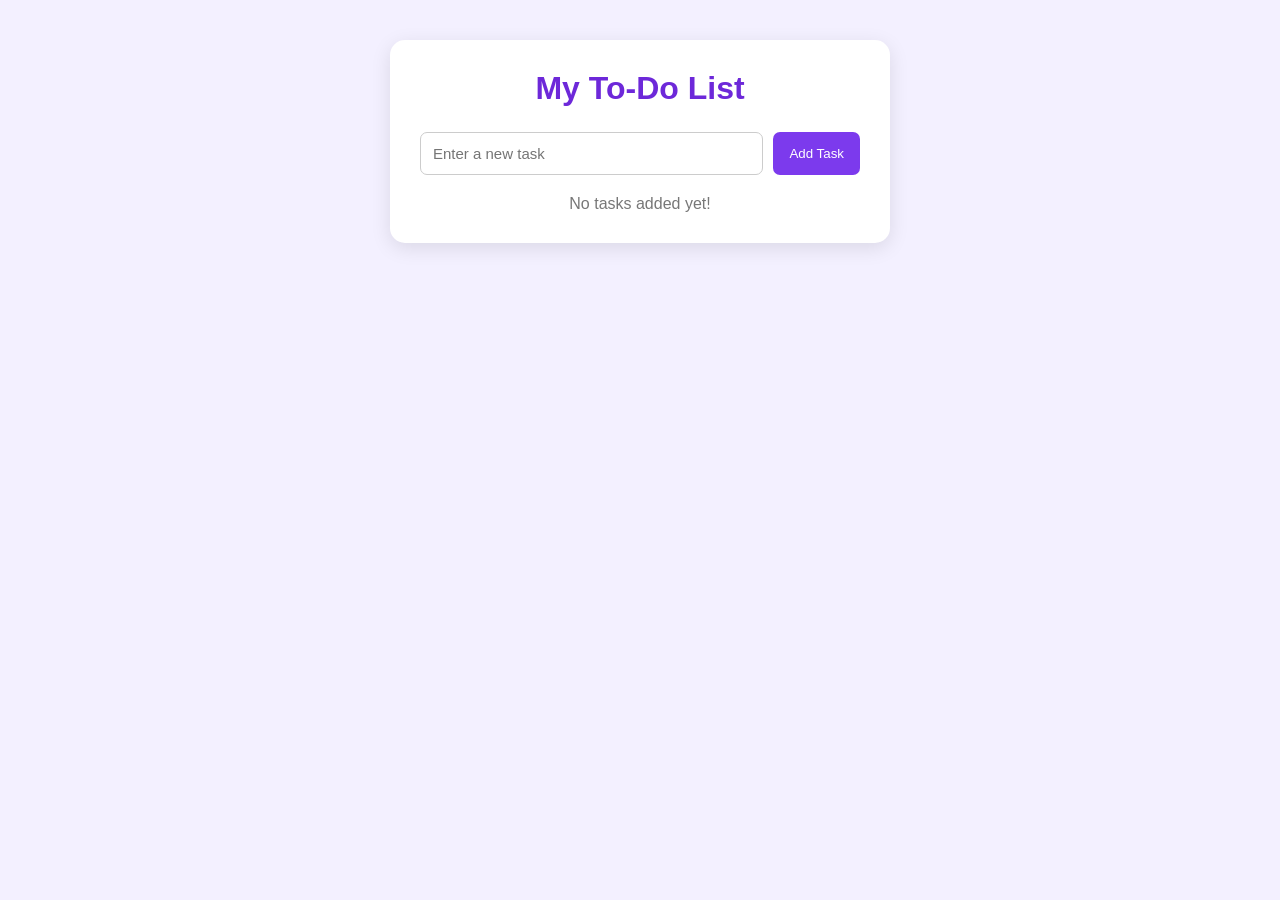
<file: Lab 7/index.html>
<!DOCTYPE html>
<html lang="en">
<head>
    <meta charset="UTF-8">
    <meta name="viewport" content="width=device-width, initial-scale=1.0">
    <title>My To-Do List</title>
    <style>
        * { margin: 0; padding: 0; box-sizing: border-box; }
        body {
            font-family: Arial, sans-serif;
            background: #f3f0ff;
            color: #252344;
            min-height: 100vh;
            padding: 40px 15px;
        }
        .container {
            max-width: 500px;
            margin: auto;
            background: white;
            padding: 30px;
            border-radius: 15px;
            box-shadow: 0 5px 20px rgba(0,0,0,0.1);
        }
        h1 { text-align: center; margin-bottom: 25px; color: #6d28d9; }
        .input-area { display: flex; gap: 10px; margin-bottom: 20px; }
        input[type="text"] {
            flex: 1;
            min-width: 0;
            padding: 12px;
            border: 1px solid #ccc;
            border-radius: 7px;
            font-size: 15px;
        }
        button {
            border: none;
            padding: 12px 16px;
            border-radius: 7px;
            background: #7c3aed;
            color: white;
            cursor: pointer;
        }
        button:hover { opacity: 0.85; }
        ul { list-style: none; }
        li {
            display: flex;
            align-items: center;
            gap: 10px;
            padding: 12px;
            margin-bottom: 10px;
            background: #f5f3ff;
            border-radius: 7px;
        }
        li span { flex: 1; overflow-wrap: anywhere; }
        li.completed span {
            text-decoration: line-through;
            color: #888;
        }
        .delete-btn { background: #dc2626; padding: 8px 12px; }
        #message { text-align: center; color: #777; margin-top: 15px; }
        @media (max-width: 400px) {
            .container { padding: 20px; }
            .input-area { flex-direction: column; }
        }
    </style>
</head>
<body>
    <div class="container">
        <h1>My To-Do List</h1>
        <div class="input-area">
            <input type="text" id="taskInput" placeholder="Enter a new task">
            <button onclick="addTask()">Add Task</button>
        </div>
        <ul id="taskList"></ul>
        <p id="message"></p>
    </div>

    <script>
        let tasks = JSON.parse(localStorage.getItem("tasks")) || [];

        // Save tasks to local storage
        function saveTasks() {
            localStorage.setItem("tasks", JSON.stringify(tasks));
        }

        // Display tasks
        function displayTasks() {
            const list = document.getElementById("taskList");
            const message = document.getElementById("message");
            list.innerHTML = "";

            if (tasks.length === 0) {
                message.textContent = "No tasks added yet!";
                return;
            }

            message.textContent = "";

            tasks.forEach(function(task, index) {
                const li = document.createElement("li");
                if (task.completed) li.classList.add("completed");

                const checkbox = document.createElement("input");
                checkbox.type = "checkbox";
                checkbox.checked = task.completed;
                checkbox.addEventListener("change", function() {
                    toggleTask(index);
                });

                const span = document.createElement("span");
                span.textContent = task.name;

                const deleteBtn = document.createElement("button");
                deleteBtn.textContent = "Delete";
                deleteBtn.className = "delete-btn";
                deleteBtn.addEventListener("click", function() {
                    deleteTask(index);
                });

                li.append(checkbox, span, deleteBtn);
                list.appendChild(li);
            });
        }

        // Add a new task
        function addTask() {
            const input = document.getElementById("taskInput");
            const name = input.value.trim();

            if (name === "") {
                alert("Please enter a task!");
                return;
            }

            tasks.push({ name: name, completed: false });
            input.value = "";
            saveTasks();
            displayTasks();
        }

        // Mark task as completed or pending
        function toggleTask(index) {
            tasks[index].completed = !tasks[index].completed;
            saveTasks();
            displayTasks();
        }

        // Delete a task
        function deleteTask(index) {
            tasks.splice(index, 1);
            saveTasks();
            displayTasks();
        }

        // Display saved tasks when page loads
        displayTasks();
    </script>
</body>
</html>
</file>
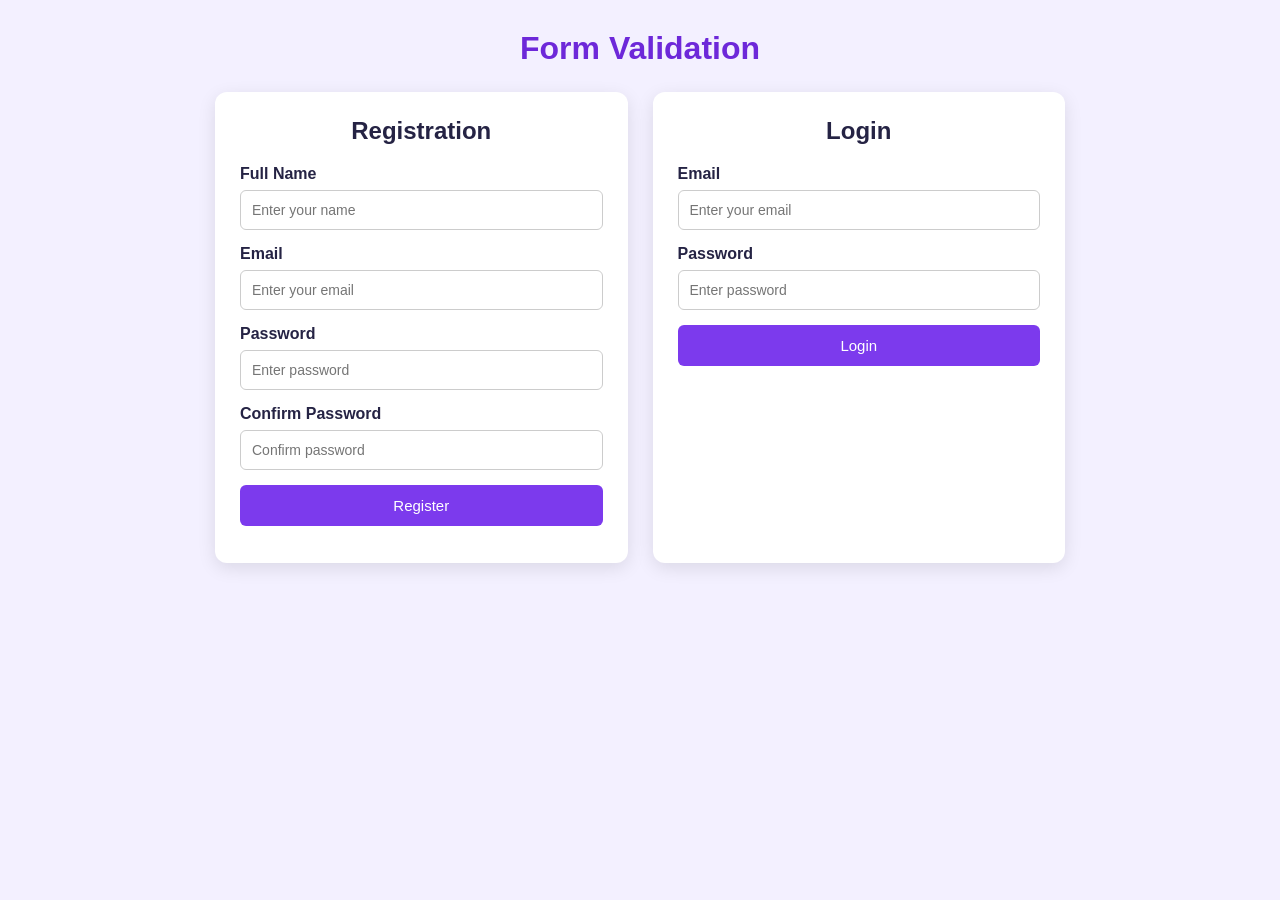
<file: Lab 8/index.html>
<!DOCTYPE html>
<html lang="en">
<head>
    <meta charset="UTF-8">
    <meta name="viewport" content="width=device-width, initial-scale=1.0">
    <title>Form Validation</title>
    <style>
        * { margin: 0; padding: 0; box-sizing: border-box; }
        body {
            font-family: Arial, sans-serif;
            background: #f3f0ff;
            color: #252344;
            padding: 30px 15px;
        }
        .container {
            max-width: 850px;
            margin: auto;
        }
        h1 { text-align: center; color: #6d28d9; margin-bottom: 25px; }
        .forms {
            display: grid;
            grid-template-columns: repeat(2, 1fr);
            gap: 25px;
        }
        .form-box {
            background: white;
            padding: 25px;
            border-radius: 12px;
            box-shadow: 0 5px 18px rgba(0,0,0,0.1);
        }
        h2 { text-align: center; margin-bottom: 20px; }
        .field { margin-bottom: 15px; }
        label { display: block; margin-bottom: 7px; font-weight: bold; }
        input {
            width: 100%;
            padding: 11px;
            border: 1px solid #ccc;
            border-radius: 6px;
            font-size: 14px;
        }
        input:focus { outline: none; border-color: #7c3aed; }
        .error { color: #dc2626; font-size: 13px; margin-top: 5px; }
        button {
            width: 100%;
            padding: 12px;
            background: #7c3aed;
            color: white;
            border: none;
            border-radius: 6px;
            cursor: pointer;
            font-size: 15px;
        }
        button:hover { background: #5b21b6; }
        .success { color: #15803d; text-align: center; margin-top: 12px; }
        @media (max-width: 650px) {
            .forms { grid-template-columns: 1fr; }
        }
    </style>
</head>
<body>
    <div class="container">
        <h1>Form Validation</h1>
        <div class="forms">

            <!-- Registration Form -->
            <div class="form-box">
                <h2>Registration</h2>
                <form id="registerForm" novalidate>
                    <div class="field">
                        <label for="name">Full Name</label>
                        <input type="text" id="name" placeholder="Enter your name">
                        <p class="error" id="nameError"></p>
                    </div>
                    <div class="field">
                        <label for="regEmail">Email</label>
                        <input type="text" id="regEmail" placeholder="Enter your email">
                        <p class="error" id="regEmailError"></p>
                    </div>
                    <div class="field">
                        <label for="regPassword">Password</label>
                        <input type="password" id="regPassword" placeholder="Enter password">
                        <p class="error" id="regPasswordError"></p>
                    </div>
                    <div class="field">
                        <label for="confirmPassword">Confirm Password</label>
                        <input type="password" id="confirmPassword" placeholder="Confirm password">
                        <p class="error" id="confirmPasswordError"></p>
                    </div>
                    <button type="submit">Register</button>
                    <p class="success" id="regSuccess"></p>
                </form>
            </div>

            <!-- Login Form -->
            <div class="form-box">
                <h2>Login</h2>
                <form id="loginForm" novalidate>
                    <div class="field">
                        <label for="loginEmail">Email</label>
                        <input type="text" id="loginEmail" placeholder="Enter your email">
                        <p class="error" id="loginEmailError"></p>
                    </div>
                    <div class="field">
                        <label for="loginPassword">Password</label>
                        <input type="password" id="loginPassword" placeholder="Enter password">
                        <p class="error" id="loginPasswordError"></p>
                    </div>
                    <button type="submit">Login</button>
                    <p class="success" id="loginSuccess"></p>
                </form>
            </div>
        </div>
    </div>

    <script>
        // Email validation
        function validEmail(email) {
            return /^[^\s@]+@[^\s@]+\.[^\s@]+$/.test(email);
        }

        // Password strength validation
        function validPassword(password) {
            return /^(?=.*[a-z])(?=.*[A-Z])(?=.*\d).{8,}$/.test(password);
        }

        // Display error message
        function showError(id, message) {
            document.getElementById(id).textContent = message;
        }

        // Registration form validation
        document.getElementById("registerForm").addEventListener("submit", function(e) {
            e.preventDefault();
            let valid = true;

            const name = document.getElementById("name").value.trim();
            const email = document.getElementById("regEmail").value.trim();
            const password = document.getElementById("regPassword").value;
            const confirm = document.getElementById("confirmPassword").value;

            showError("nameError", "");
            showError("regEmailError", "");
            showError("regPasswordError", "");
            showError("confirmPasswordError", "");
            showError("regSuccess", "");

            if (name === "") {
                showError("nameError", "Name is required.");
                valid = false;
            }
            if (email === "") {
                showError("regEmailError", "Email is required.");
                valid = false;
            } else if (!validEmail(email)) {
                showError("regEmailError", "Enter a valid email address.");
                valid = false;
            }
            if (password === "") {
                showError("regPasswordError", "Password is required.");
                valid = false;
            } else if (!validPassword(password)) {
                showError("regPasswordError", "Use 8 characters with uppercase, lowercase and a number.");
                valid = false;
            }
            if (confirm === "") {
                showError("confirmPasswordError", "Please confirm your password.");
                valid = false;
            } else if (password !== confirm) {
                showError("confirmPasswordError", "Passwords do not match.");
                valid = false;
            }

            if (valid) {
                showError("regSuccess", "Registration form validated successfully!");
                this.reset();
            }
        });

        // Login form validation
        document.getElementById("loginForm").addEventListener("submit", function(e) {
            e.preventDefault();
            let valid = true;

            const email = document.getElementById("loginEmail").value.trim();
            const password = document.getElementById("loginPassword").value;

            showError("loginEmailError", "");
            showError("loginPasswordError", "");
            showError("loginSuccess", "");

            if (email === "") {
                showError("loginEmailError", "Email is required.");
                valid = false;
            } else if (!validEmail(email)) {
                showError("loginEmailError", "Enter a valid email address.");
                valid = false;
            }
            if (password.trim() === "") {
                showError("loginPasswordError", "Password is required.");
                valid = false;
            }

            if (valid) {
                showError("loginSuccess", "Login form validated successfully!");
                this.reset();
            }
        });
    </script>
</body>
</html>
</file>
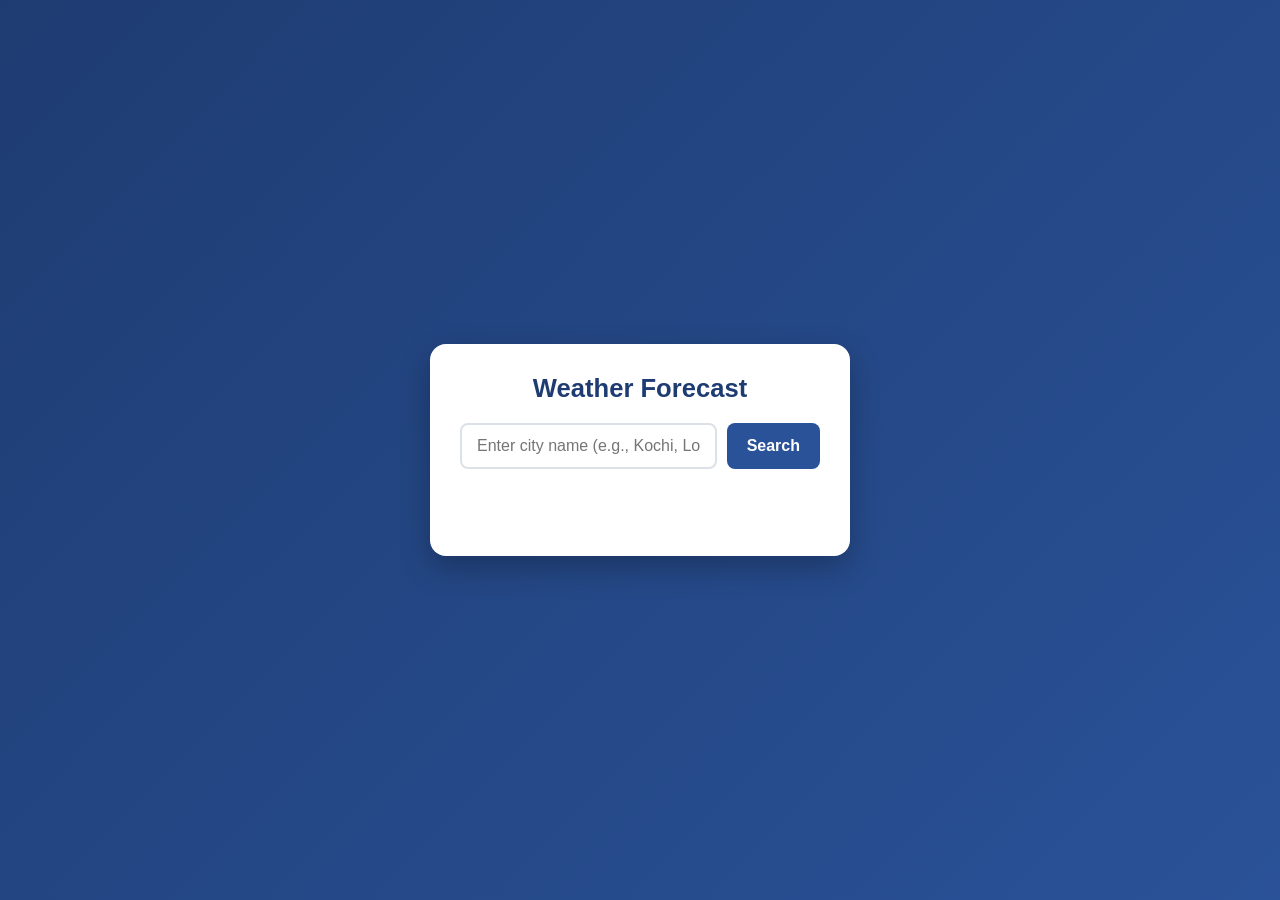
<file: Lab 9/index.html>
<!DOCTYPE html>
<html lang="en">
<head>
  <meta charset="UTF-8" />
  <meta name="viewport" content="width=device-width, initial-scale=1.0" />
  <title>Real-Time Weather App</title>
  <style>
    * {
      box-sizing: border-box;
      margin: 0;
      padding: 0;
      font-family: 'Segoe UI', Tahoma, Geneva, Verdana, sans-serif;
    }

    body {
      min-height: 100vh;
      display: flex;
      justify-content: center;
      align-items: center;
      background: linear-gradient(135deg, #1e3c72, #2a5298);
      color: #333;
      padding: 20px;
    }

    .weather-card {
      background: #ffffff;
      width: 100%;
      max-width: 420px;
      padding: 30px;
      border-radius: 16px;
      box-shadow: 0 12px 30px rgba(0, 0, 0, 0.25);
      text-align: center;
    }

    h1 {
      font-size: 1.6rem;
      margin-bottom: 20px;
      color: #1e3c72;
    }

    .search-box {
      display: flex;
      gap: 10px;
      margin-bottom: 20px;
    }

    .search-box input {
      flex: 1;
      padding: 12px 15px;
      border: 2px solid #dce1e7;
      border-radius: 8px;
      font-size: 1rem;
      outline: none;
      transition: border-color 0.2s;
    }

    .search-box input:focus {
      border-color: #2a5298;
    }

    .search-box button {
      padding: 12px 20px;
      background: #2a5298;
      color: #ffffff;
      border: none;
      border-radius: 8px;
      font-size: 1rem;
      font-weight: 600;
      cursor: pointer;
      transition: background 0.2s;
    }

    .search-box button:hover {
      background: #1e3c72;
    }

    .status-msg {
      font-size: 0.95rem;
      margin: 15px 0;
      min-height: 22px;
    }

    .error {
      color: #d93025;
      background: #fce8e6;
      padding: 10px;
      border-radius: 8px;
      font-weight: 500;
    }

    .loading {
      color: #2a5298;
      font-style: italic;
    }

    .weather-result {
      display: none;
      margin-top: 20px;
      padding-top: 20px;
      border-top: 1px solid #eee;
    }

    .city-name {
      font-size: 1.4rem;
      font-weight: 700;
      color: #222;
    }

    .temp {
      font-size: 3rem;
      font-weight: 700;
      color: #2a5298;
      margin: 10px 0;
    }

    .condition {
      font-size: 1.15rem;
      color: #555;
      margin-bottom: 20px;
      font-weight: 500;
    }

    .details {
      display: flex;
      justify-content: space-around;
      background: #f4f7fb;
      padding: 15px;
      border-radius: 10px;
    }

    .detail-item span {
      display: block;
      font-size: 0.85rem;
      color: #666;
    }

    .detail-item strong {
      font-size: 1.1rem;
      color: #222;
    }
  </style>
</head>
<body>
  <div class="weather-card">
    <h1>Weather Forecast</h1>

    <form class="search-box" id="weatherForm">
      <input
        type="text"
        id="cityInput"
        placeholder="Enter city name (e.g., Kochi, London)"
        autocomplete="off"
      />
      <button type="submit">Search</button>
    </form>

    <div id="statusMessage" class="status-msg"></div>

    <div class="weather-result" id="weatherResult">
      <div class="city-name" id="cityName"></div>
      <div class="temp" id="temperature"></div>
      <div class="condition" id="condition"></div>

      <div class="details">
        <div class="detail-item">
          <span>Humidity</span>
          <strong id="humidity"></strong>
        </div>
        <div class="detail-item">
          <span>Wind Speed</span>
          <strong id="windSpeed"></strong>
        </div>
      </div>
    </div>
  </div>

  <script>
    const weatherForm = document.getElementById("weatherForm");
    const cityInput = document.getElementById("cityInput");
    const statusMessage = document.getElementById("statusMessage");
    const weatherResult = document.getElementById("weatherResult");

    // Map WMO weather codes returned by Open-Meteo to readable descriptions
    function getWeatherDescription(code) {
      const weatherCodes = {
        0: "Clear Sky",
        1: "Mainly Clear",
        2: "Partly Cloudy",
        3: "Overcast",
        45: "Foggy",
        48: "Depositing Rime Fog",
        51: "Light Drizzle",
        53: "Moderate Drizzle",
        55: "Dense Drizzle",
        61: "Slight Rain",
        63: "Moderate Rain",
        65: "Heavy Rain",
        71: "Slight Snowfall",
        73: "Moderate Snowfall",
        75: "Heavy Snowfall",
        80: "Slight Rain Showers",
        81: "Moderate Rain Showers",
        82: "Violent Rain Showers",
        95: "Thunderstorm",
        96: "Thunderstorm with Slight Hail",
        99: "Thunderstorm with Heavy Hail"
      };
      return weatherCodes[code] || "Unknown Condition";
    }

    function showError(message) {
      weatherResult.style.display = "none";
      statusMessage.className = "status-msg error";
      statusMessage.textContent = message;
    }

    function showLoading(message) {
      weatherResult.style.display = "none";
      statusMessage.className = "status-msg loading";
      statusMessage.textContent = message;
    }

    function clearStatus() {
      statusMessage.className = "status-msg";
      statusMessage.textContent = "";
    }

    async function fetchWeather(city) {
      // 1. Validate empty or invalid input
      const trimmedCity = city.trim();
      if (!trimmedCity) {
        showError("Please enter a valid city name.");
        return;
      }

      if (!/^[a-zA-Z\s\-.,]+$/.test(trimmedCity)) {
        showError("City name should contain only letters and spaces.");
        return;
      }

      showLoading("Fetching weather data...");

      try {
        // 2. Step 1: Convert city name to latitude & longitude using Geocoding API
        const geoUrl = `https://geocoding-api.open-meteo.com/v1/search?name=${encodeURIComponent(trimmedCity)}&count=1&language=en&format=json`;
        const geoResponse = await fetch(geoUrl);

        if (!geoResponse.ok) {
          throw new Error("Unable to connect to location service.");
        }

        const geoData = await geoResponse.json();

        // Handle city not found
        if (!geoData.results || geoData.results.length === 0) {
          showError(`City "${trimmedCity}" not found. Please check the spelling.`);
          return;
        }

        const { name, country, latitude, longitude } = geoData.results[0];

        // 3. Step 2: Fetch real-time weather using coordinates
        const weatherUrl = `https://api.open-meteo.com/v1/forecast?latitude=${latitude}&longitude=${longitude}&current=temperature_2m,relative_humidity_2m,weather_code,wind_speed_10m`;
        const weatherResponse = await fetch(weatherUrl);

        if (!weatherResponse.ok) {
          throw new Error("Weather data is currently unavailable.");
        }

        const weatherData = await weatherResponse.json();

        if (!weatherData.current) {
          throw new Error("Incomplete weather data received.");
        }

        // 4. Update the DOM with fetched weather details
        const current = weatherData.current;
        document.getElementById("cityName").textContent = `${name}, ${country}`;
        document.getElementById("temperature").textContent = `${current.temperature_2m}°C`;
        document.getElementById("condition").textContent = getWeatherDescription(current.weather_code);
        document.getElementById("humidity").textContent = `${current.relative_humidity_2m}%`;
        document.getElementById("windSpeed").textContent = `${current.wind_speed_10m} km/h`;

        clearStatus();
        weatherResult.style.display = "block";
      } catch (error) {
        // Handle network offline or API failure
        showError(error.message || "Failed to fetch weather data. Please try again later.");
      }
    }

    weatherForm.addEventListener("submit", (event) => {
      event.preventDefault();
      fetchWeather(cityInput.value);
    });
  </script>
</body>
</html>
</file>
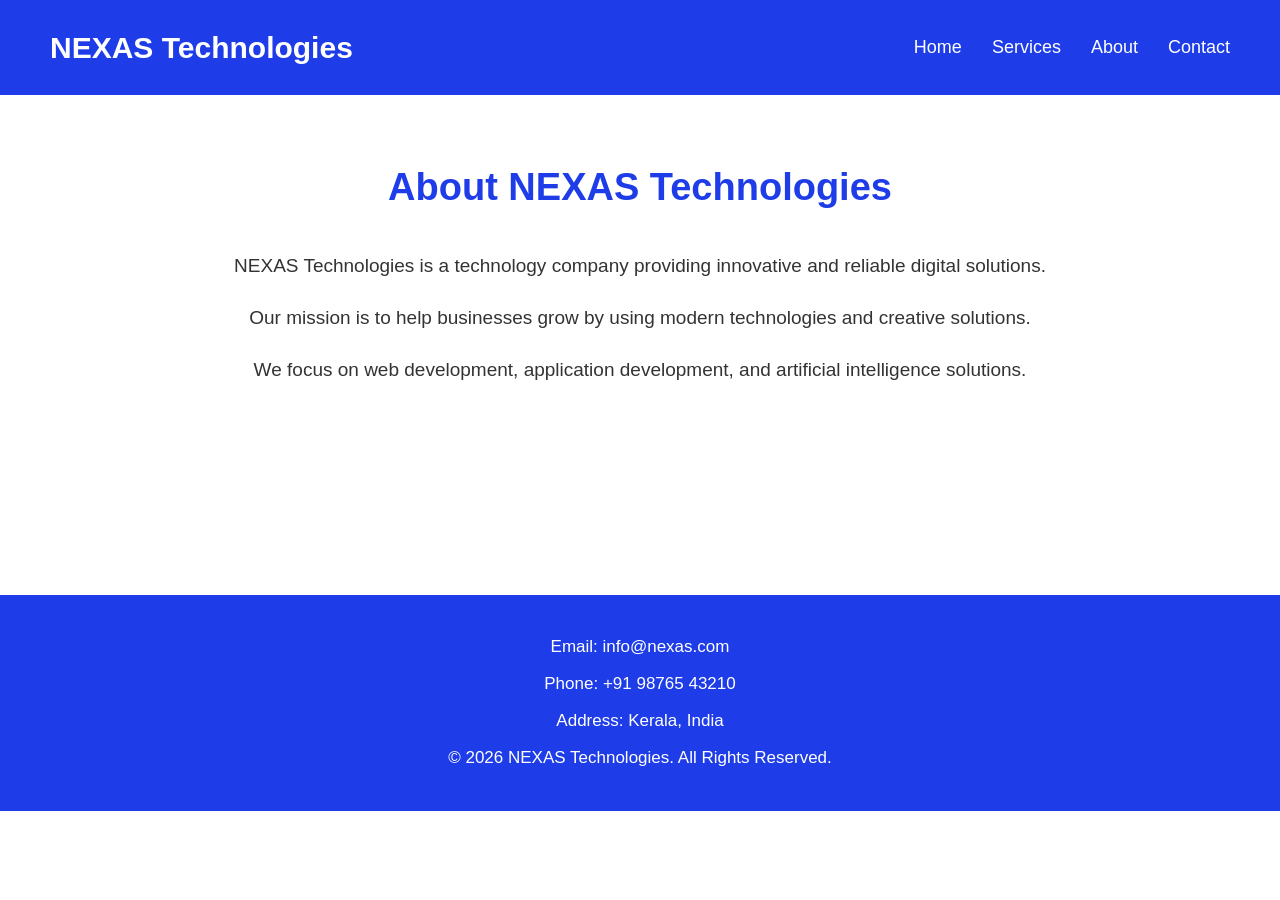
<file: Lab 2/about.html>
<!DOCTYPE html>
<html lang="en">

<head>
    <meta charset="UTF-8">
    <meta name="viewport" content="width=device-width, initial-scale=1.0">

    <title>NEXAS Technologies - About</title>

    <!-- Link CSS file -->
    <link rel="stylesheet" href="style.css">
</head>

<body>

    <!-- Header -->
    <header>

        <div class="logo">NEXAS Technologies</div>

        <!-- Navigation Menu -->
        <nav>
            <a href="index.html">Home</a>
            <a href="services.html">Services</a>
            <a href="about.html">About</a>
            <a href="contact.html">Contact</a>
        </nav>

    </header>


    <!-- About Content -->
    <main>

        <section class="about-content">

            <h1>About NEXAS Technologies</h1>

            <p>
                NEXAS Technologies is a technology company
                providing innovative and reliable digital solutions.
            </p>

            <p>
                Our mission is to help businesses grow by using
                modern technologies and creative solutions.
            </p>

            <p>
                We focus on web development, application development,
                and artificial intelligence solutions.
            </p>

        </section>

    </main>


    <!-- Footer -->
    <footer>

        <p>Email: info@nexas.com</p>
        <p>Phone: +91 98765 43210</p>
        <p>Address: Kerala, India</p>
        <p>© 2026 NEXAS Technologies. All Rights Reserved.</p>

    </footer>

</body>
</html>
</file>
<file: Lab 1/style.css>
/* Basic styling */
* {
    margin: 0;
    padding: 0;
    box-sizing: border-box;
}

body {
    font-family: Arial, sans-serif;
    line-height: 1.6;
}


/* Header using Flexbox */
header {
    display: flex;
    justify-content: space-between;
    align-items: center;
    padding: 20px 50px;
    background-color: #222;
    color: white;
}

.logo {
    font-size: 28px;
    font-weight: bold;
}

nav {
    display: flex;
    gap: 25px;
}

nav a {
    color: white;
    text-decoration: none;
}

nav a:hover {
    text-decoration: underline;
}


/* Hero Section */
.hero {
    min-height: 400px;

    /* Banner image */
    background-image: url("https://images.unsplash.com/photo-1497366754035-f200968a6e72");
    background-size: cover;
    background-position: center;

    display: flex;
    justify-content: center;
    align-items: center;

    text-align: center;
    color: white;
}

.hero-content {
    background-color: rgba(0, 0, 0, 0.6);
    padding: 40px;
    border-radius: 10px;
}

.hero h1 {
    font-size: 45px;
    margin-bottom: 15px;
}

.hero p {
    font-size: 20px;
    margin-bottom: 20px;
}

button {
    padding: 12px 25px;
    border: none;
    border-radius: 5px;
    cursor: pointer;
    font-size: 16px;
}


/* Services Section using CSS Grid */
.services {
    padding: 50px;
    text-align: center;
}

.services h2 {
    margin-bottom: 30px;
    font-size: 32px;
}

.service-container {
    display: grid;
    grid-template-columns: repeat(3, 1fr);
    gap: 25px;
}

.service-box {
    padding: 30px;
    background-color: #f2f2f2;
    border-radius: 10px;
}

.service-box h3 {
    margin-bottom: 15px;
}


/* About Section */
.about {
    padding: 50px;
    text-align: center;
    background-color: #eeeeee;
}

.about h2 {
    margin-bottom: 15px;
}


/* Footer */
footer {
    background-color: #222;
    color: white;
    text-align: center;
    padding: 30px;
}

footer h3 {
    margin-bottom: 15px;
}

.copyright {
    margin-top: 20px;
}


/* Responsive Design for Mobile */
@media (max-width: 768px) {

    /* Header becomes vertical */
    header {
        flex-direction: column;
        padding: 20px;
    }

    .logo {
        margin-bottom: 15px;
    }

    nav {
        flex-direction: column;
        gap: 10px;
        text-align: center;
    }


    /* Smaller hero text */
    .hero {
        min-height: 350px;
    }

    .hero h1 {
        font-size: 30px;
    }

    .hero p {
        font-size: 16px;
    }

    .hero-content {
        padding: 25px;
    }


    /* Services become one column */
    .service-container {
        grid-template-columns: 1fr;
    }

    .services {
        padding: 30px 20px;
    }


    /* About section */
    .about {
        padding: 30px 20px;
    }
}
</file>
<file: Lab 2/style.css>
/* Remove default margin and padding */
* {
    margin: 0;
    padding: 0;
    box-sizing: border-box;
}


/* Body */
body {
    font-family: Arial, sans-serif;
    line-height: 1.7;
    background-color: white;
    color: #333;
    font-size: 18px;
}


/* =========================
   HEADER
   ========================= */

header {
    background-color: #1e3de8;
    color: white;
    padding: 22px 50px;

    /* Flexbox */
    display: flex;
    justify-content: space-between;
    align-items: center;
}


/* Company Logo */
.logo {
    font-size: 30px;
    font-weight: bold;
}


/* Navigation */
nav {
    display: flex;
    gap: 30px;
}


nav a {
    color: white;
    text-decoration: none;
    font-size: 18px;
}


/* Navigation hover effect */
nav a:hover {
    color: #1f94ed;
}


/* =========================
   MAIN CONTENT
   ========================= */

main {
    min-height: 500px;
    padding: 60px 50px;
    text-align: center;
}


/* Main page headings */
main > h1 {
    font-size: 38px;
    margin-bottom: 30px;
    color: #1e3de8;
}


/* =========================
   HOME / HERO SECTION
   ========================= */

.hero {
    padding: 110px 20px;
    background-color: #abc0f3;
    border-radius: 10px;
}


.hero h1 {
    font-size: 48px;
    margin-bottom: 20px;
    color: #1e3de8;
}


.hero p {
    font-size: 22px;
    margin-bottom: 30px;
}


/* Button */
.button {
    display: inline-block;
    background-color: #1e3de8;
    color: white;
    padding: 14px 28px;
    text-decoration: none;
    border-radius: 5px;
    font-size: 18px;
}


.button:hover {
    background-color: #2b38ef;
}


/* =========================
   SERVICES
   ========================= */

.service-container {
    /* CSS Grid */
    display: grid;

    /* Three equal columns */
    grid-template-columns: repeat(3, 1fr);

    gap: 30px;
    margin-top: 35px;
}


.service-box {
    background-color: white;
    padding: 35px;
    border-radius: 10px;

    /* Violet border */
    border: 2px solid #1e3de8;

    /* Shadow */
    box-shadow: 0 4px 10px rgba(106, 13, 173, 0.15);
}


.service-box h2 {
    margin-bottom: 18px;
    color: #1e3de8;
    font-size: 25px;
}


.service-box p {
    font-size: 18px;
}


/* =========================
   ABOUT
   ========================= */

.about-content {
    max-width: 850px;
    margin: auto;
}


.about-content h1 {
    margin-bottom: 30px;
    color: #1e3de8;
    font-size: 38px;
}


.about-content p {
    margin-bottom: 20px;
    font-size: 19px;
}


/* =========================
   CONTACT
   ========================= */

.contact-info {
    margin-top: 35px;
}


.contact-info p {
    margin: 20px;
    font-size: 19px;
}


.contact-info strong {
    color: #1e3de8;
}


/* =========================
   FOOTER
   ========================= */

footer {
    background-color: #1e3de8;
    color: white;
    text-align: center;
    padding: 30px;
}


footer p {
    margin: 8px;
    font-size: 17px;
}


/* =========================
   RESPONSIVE DESIGN
   ========================= */

@media (max-width: 768px) {

    /* Header becomes vertical */
    header {
        flex-direction: column;
        gap: 18px;
        padding: 22px;
    }


    /* Logo */
    .logo {
        font-size: 26px;
    }


    /* Navigation becomes vertical */
    nav {
        flex-direction: column;
        text-align: center;
        gap: 12px;
    }


    nav a {
        font-size: 18px;
    }


    /* Main */
    main {
        padding: 40px 20px;
    }


    /* Smaller headings */
    main > h1 {
        font-size: 32px;
    }


    .hero {
        padding: 80px 20px;
    }


    .hero h1 {
        font-size: 34px;
    }


    .hero p {
        font-size: 19px;
    }


    /* Services become one column */
    .service-container {
        grid-template-columns: 1fr;
    }


    .service-box h2 {
        font-size: 23px;
    }


    .service-box p {
        font-size: 17px;
    }


    /* About */
    .about-content h1 {
        font-size: 32px;
    }


    .about-content p {
        font-size: 18px;
    }


    /* Contact */
    .contact-info p {
        font-size: 18px;
    }


    /* Footer */
    footer p {
        font-size: 16px;
    }

}
</file>
<file: Lab 4/style.css>
/* General Styling */
* {
    margin: 0;
    padding: 0;
    box-sizing: border-box;
}

html {
    scroll-behavior: smooth;
}

body {
    font-family: Arial, Helvetica, sans-serif;
    line-height: 1.6;
    color: #1e293b;
    background: #f7f8fc;
}

a {
    transition: color 0.3s ease, background 0.3s ease;
}

main {
    min-height: calc(100vh - 150px);
}

/* Header and Navigation */
header {
    background: #172554;
    color: white;
    padding: 18px 8%;
    display: flex;
    justify-content: space-between;
    align-items: center;
    gap: 20px;
    box-shadow: 0 4px 15px rgba(15, 23, 42, 0.12);
}

.logo {
    font-size: 1.5rem;
    font-weight: bold;
    white-space: nowrap;
}

nav ul {
    list-style: none;
    display: flex;
    gap: 28px;
}

nav a {
    color: white;
    text-decoration: none;
    font-weight: 600;
}

nav a:hover,
nav a.active {
    color: #93c5fd;
}

/* Home Page Profile */
.hero {
    max-width: 1100px;
    margin: auto;
    padding: 80px 8%;
    display: flex;
    align-items: center;
    justify-content: space-between;
    gap: 60px;
}

.hero-text {
    flex: 1;
}

.welcome,
.section-label {
    color: #2563eb;
    font-size: 0.8rem;
    font-weight: bold;
    letter-spacing: 2px;
    margin-bottom: 10px;
}

.hero h1 {
    font-size: 3rem;
    line-height: 1.2;
    color: #172554;
    margin-bottom: 14px;
}

.tagline {
    font-size: 1.2rem;
    font-weight: 600;
    color: #475569;
    margin-bottom: 20px;
}

.hero-text > p:not(.welcome):not(.tagline) {
    margin-bottom: 25px;
    color: #475569;
}

.profile-photo {
    width: 280px;
    height: 280px;
    border-radius: 18px;
    object-fit: cover;
    border: 5px solid white;
    box-shadow: 0 10px 30px rgba(37, 99, 235, 0.18);
    flex-shrink: 0;
}

/* Buttons */
.btn {
    display: inline-block;
    padding: 12px 24px;
    border-radius: 8px;
    background: #2563eb;
    color: white;
    text-decoration: none;
    font-weight: bold;
    box-shadow: 0 4px 10px rgba(37, 99, 235, 0.15);
}

.btn:hover {
    background: #1d4ed8;
    transform: translateY(-2px);
}

/* Skills Section */
.skills-section {
    padding: 65px 8%;
    background: white;
}

.section-heading {
    text-align: center;
    margin: 0 auto 35px;
}

.section-heading h2,
.about-content h2 {
    color: #172554;
    font-size: 2rem;
    margin-bottom: 10px;
}

.section-heading > p:last-child {
    color: #64748b;
}

.skills-grid {
    max-width: 1100px;
    margin: auto;
    display: grid;
    grid-template-columns: repeat(3, 1fr);
    gap: 22px;
}

.skill-card {
    padding: 25px;
    border: 1px solid #e2e8f0;
    border-radius: 12px;
    background: #f8faff;
    transition: transform 0.3s, box-shadow 0.3s;
}

.skill-card:hover {
    transform: translateY(-5px);
    box-shadow: 0 8px 22px rgba(15, 23, 42, 0.08);
}

.skill-icon {
    font-size: 1.8rem;
}

.skill-card h3 {
    color: #172554;
    margin: 10px 0;
}

.skill-card p {
    color: #64748b;
    font-size: 0.95rem;
}

/* About Section */
.about-section {
    padding: 65px 8%;
    background: #eff6ff;
}

.about-content {
    max-width: 850px;
    margin: auto;
    text-align: center;
}

.about-content > p:not(.section-label) {
    max-width: 750px;
    margin: 0 auto 25px;
    color: #475569;
}

/* Page Titles */
.page-title {
    text-align: center;
    padding: 60px 20px 35px;
}

.page-title h1 {
    color: #172554;
    font-size: 2.5rem;
    margin-bottom: 10px;
}

.page-title > p:last-child {
    color: #64748b;
    max-width: 650px;
    margin: auto;
}

/* Projects Grid */
.projects-grid {
    max-width: 1200px;
    margin: 0 auto 65px;
    padding: 0 8%;
    display: grid;
    grid-template-columns: repeat(3, minmax(0, 1fr));
    gap: 25px;
    align-items: stretch;
}

.project-card {
    display: flex;
    flex-direction: column;
    min-width: 0;
    background: white;
    border-radius: 14px;
    overflow: hidden;
    box-shadow: 0 5px 18px rgba(15, 23, 42, 0.08);
    border: 1px solid #e2e8f0;
    transition: transform 0.3s, box-shadow 0.3s;
}

.project-card:hover {
    transform: translateY(-6px);
    box-shadow: 0 12px 28px rgba(15, 23, 42, 0.13);
}

.project-image {
    width: 100%;
    height: 200px;
    display: block;
    object-fit: cover;
    background: #dbeafe;
}

.project-content {
    padding: 24px;
    display: flex;
    flex-direction: column;
    align-items: flex-start;
    flex: 1;
}

.project-category {
    display: inline-block;
    color: #1d4ed8;
    background: #dbeafe;
    padding: 5px 10px;
    border-radius: 20px;
    font-size: 0.8rem;
    font-weight: bold;
    margin-bottom: 12px;
}

.project-card h2 {
    color: #172554;
    font-size: 1.25rem;
    line-height: 1.4;
    margin-bottom: 12px;
}

.project-card p {
    color: #64748b;
    margin-bottom: 22px;
    font-size: 0.95rem;
}

.project-link {
    display: inline-block;
    margin-top: auto;
    padding: 10px 15px;
    border-radius: 7px;
    background: #2563eb;
    color: white;
    text-decoration: none;
    font-weight: bold;
    font-size: 0.9rem;
}

.project-link:hover {
    background: #1d4ed8;
}

/* Project Page Call to Action */
.project-cta {
    text-align: center;
    background: #eff6ff;
    padding: 45px 20px;
    margin-top: 20px;
}

.project-cta h2 {
    color: #172554;
    margin-bottom: 10px;
}

.project-cta p {
    color: #64748b;
    margin-bottom: 20px;
}

/* Contact Page */
.contact-section {
    max-width: 1100px;
    margin: 0 auto 70px;
    padding: 0 8%;
    display: grid;
    grid-template-columns: 0.9fr 1.1fr;
    gap: 35px;
    align-items: start;
}

.contact-info {
    padding: 25px 0;
}

.contact-info h2,
.contact-form h2 {
    color: #172554;
    font-size: 1.6rem;
    margin-bottom: 15px;
}

.contact-info > p {
    color: #64748b;
    margin-bottom: 28px;
}

.contact-item {
    display: flex;
    align-items: flex-start;
    gap: 14px;
    margin-bottom: 22px;
}

.contact-icon {
    display: flex;
    align-items: center;
    justify-content: center;
    width: 42px;
    height: 42px;
    flex-shrink: 0;
    border-radius: 10px;
    background: #dbeafe;
    color: #1d4ed8;
    font-size: 1.2rem;
}

.contact-item h3 {
    color: #172554;
    font-size: 1rem;
}

.contact-item a {
    color: #2563eb;
    text-decoration: none;
    overflow-wrap: anywhere;
}

.contact-item a:hover {
    text-decoration: underline;
}

/* Contact Form */
.contact-form {
    background: white;
    padding: 32px;
    border-radius: 14px;
    box-shadow: 0 5px 18px rgba(15, 23, 42, 0.08);
    display: flex;
    flex-direction: column;
    gap: 18px;
}

.form-group {
    display: flex;
    flex-direction: column;
    gap: 7px;
}

label {
    font-weight: bold;
    color: #172554;
}

input,
textarea {
    width: 100%;
    padding: 12px;
    border: 1px solid #cbd5e1;
    border-radius: 7px;
    font: inherit;
    background: white;
}

input:focus,
textarea:focus {
    outline: 2px solid #93c5fd;
    border-color: #2563eb;
}

textarea {
    min-height: 150px;
    resize: vertical;
}

button {
    align-self: flex-start;
    padding: 12px 24px;
    border: none;
    border-radius: 7px;
    background: #2563eb;
    color: white;
    font: inherit;
    font-weight: bold;
    cursor: pointer;
}

button:hover {
    background: #1d4ed8;
}

/* Footer */
footer {
    background: #172554;
    color: white;
    text-align: center;
    padding: 22px;
}

footer p {
    margin: 4px 0;
    overflow-wrap: anywhere;
}

footer a {
    color: #bfdbfe;
    text-decoration: none;
}

footer a:hover {
    color: white;
    text-decoration: underline;
}

/* Tablet Responsive Design */
@media (max-width: 1024px) {
    .hero {
        gap: 35px;
        padding-top: 60px;
        padding-bottom: 60px;
    }

    .hero h1 {
        font-size: 2.5rem;
    }

    .profile-photo {
        width: 240px;
        height: 240px;
    }

    .skills-grid {
        grid-template-columns: repeat(2, 1fr);
    }

    .projects-grid {
        grid-template-columns: repeat(2, minmax(0, 1fr));
    }

    .contact-section {
        gap: 25px;
    }
}

/* Mobile Responsive Design */
@media (max-width: 600px) {
    header {
        flex-direction: column;
        padding: 18px 5%;
    }

    nav ul {
        gap: 18px;
        flex-wrap: wrap;
        justify-content: center;
    }

    .hero {
        flex-direction: column-reverse;
        text-align: center;
        padding: 45px 6%;
        gap: 28px;
    }

    .hero h1 {
        font-size: 2.2rem;
    }

    .tagline {
        font-size: 1.05rem;
    }

    .profile-photo {
        width: 210px;
        height: 210px;
    }

    .skills-section,
    .about-section {
        padding: 45px 6%;
    }

    .section-heading h2,
    .about-content h2 {
        font-size: 1.7rem;
    }

    .skills-grid {
        grid-template-columns: 1fr;
        gap: 16px;
    }

    .page-title {
        padding: 42px 6% 28px;
    }

    .page-title h1 {
        font-size: 2rem;
    }

    .projects-grid {
        grid-template-columns: 1fr;
        padding: 0 6%;
        gap: 22px;
    }

    .project-image {
        height: 220px;
    }

    .project-cta {
        padding: 40px 6%;
    }

    .contact-section {
        grid-template-columns: 1fr;
        padding: 0 6%;
        gap: 20px;
    }

    .contact-info {
        padding: 10px 0;
    }

    .contact-form {
        padding: 24px;
    }

    button {
        width: 100%;
    }

    footer {
        padding: 20px 6%;
        font-size: 0.9rem;
    }
}
</file>
